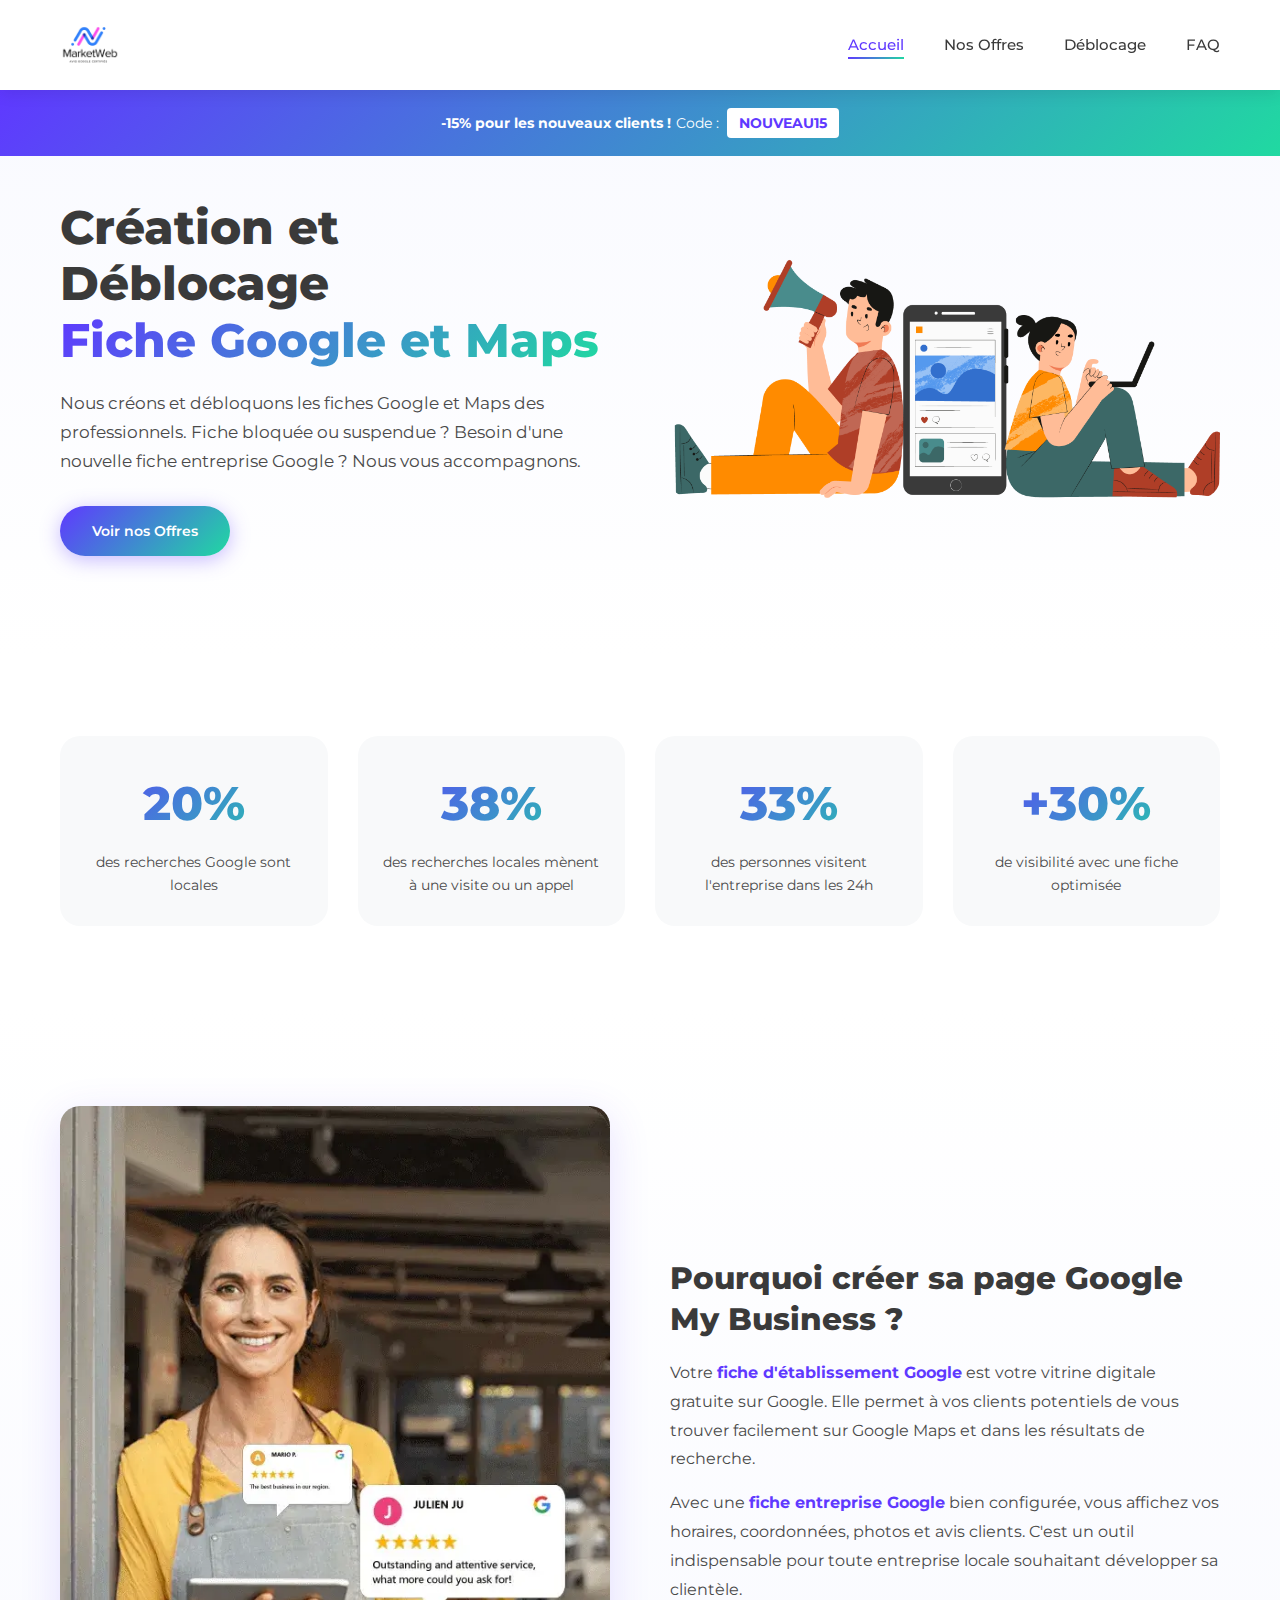
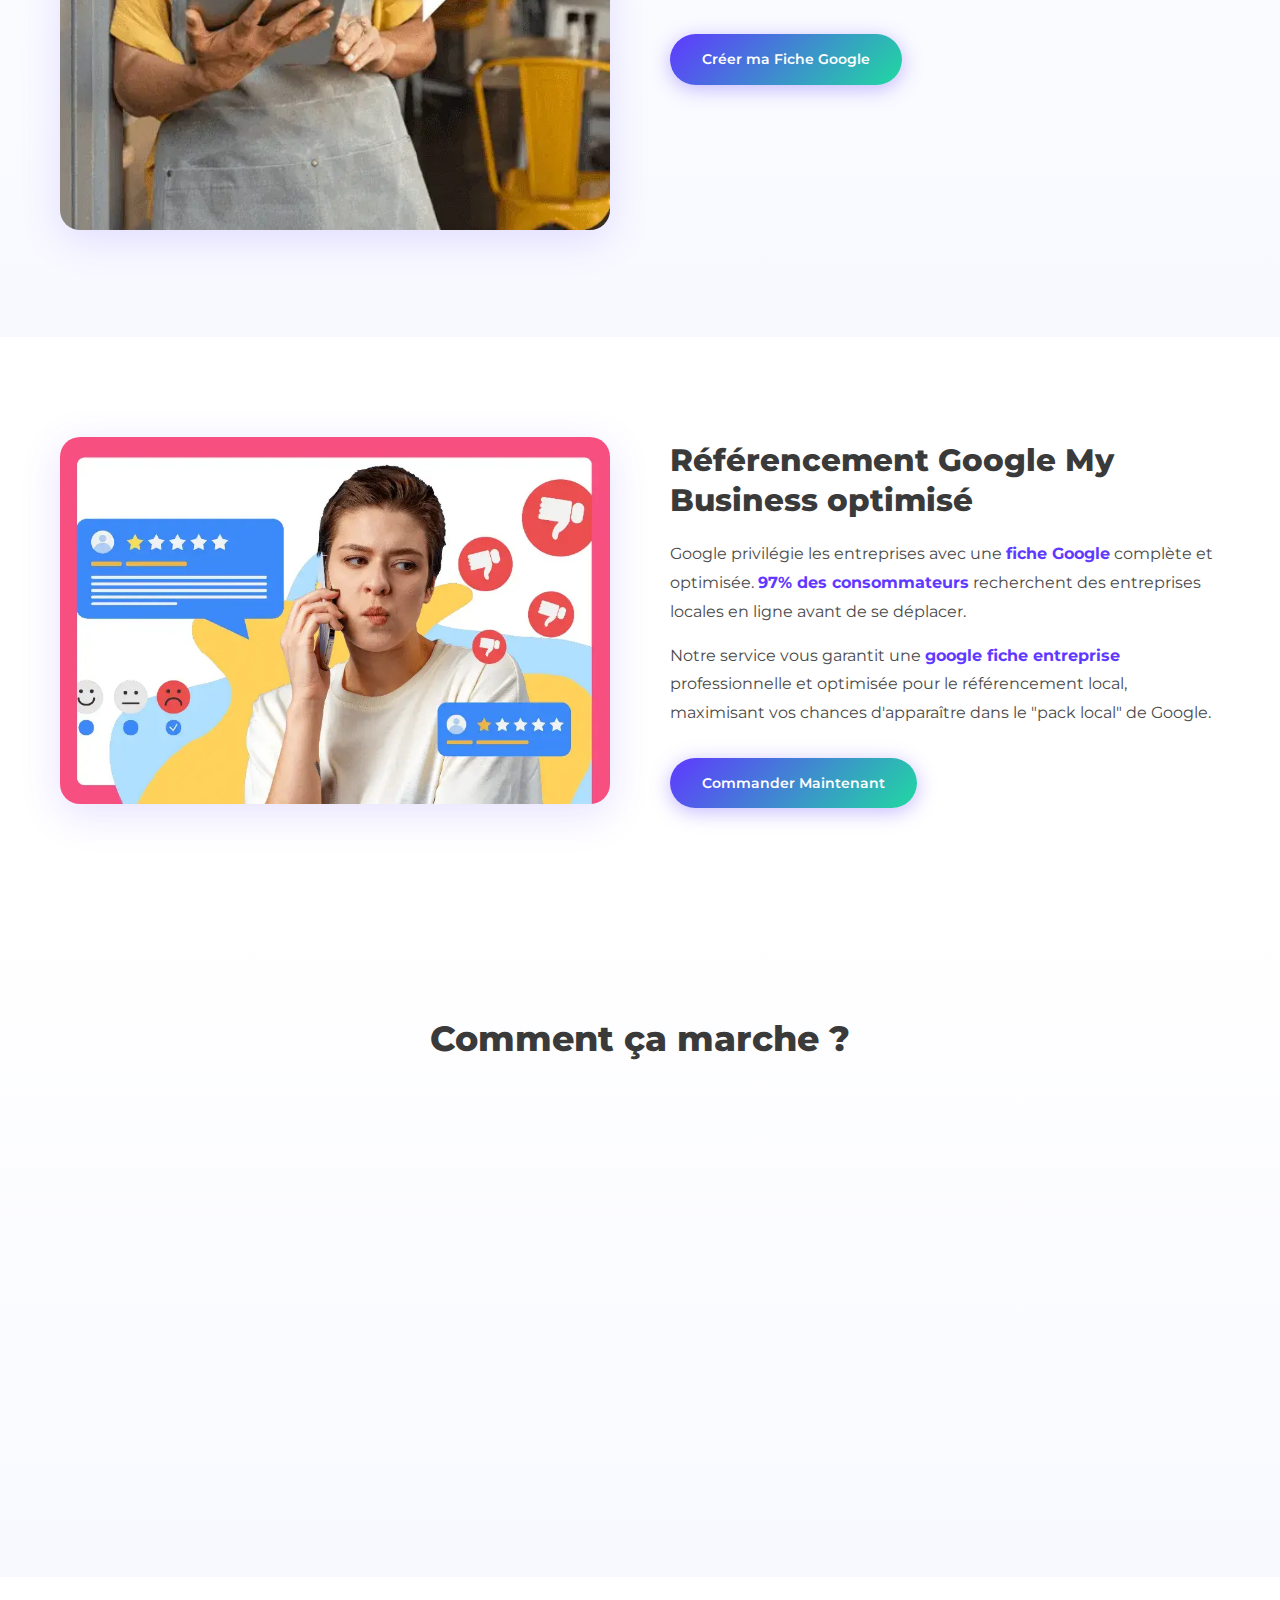
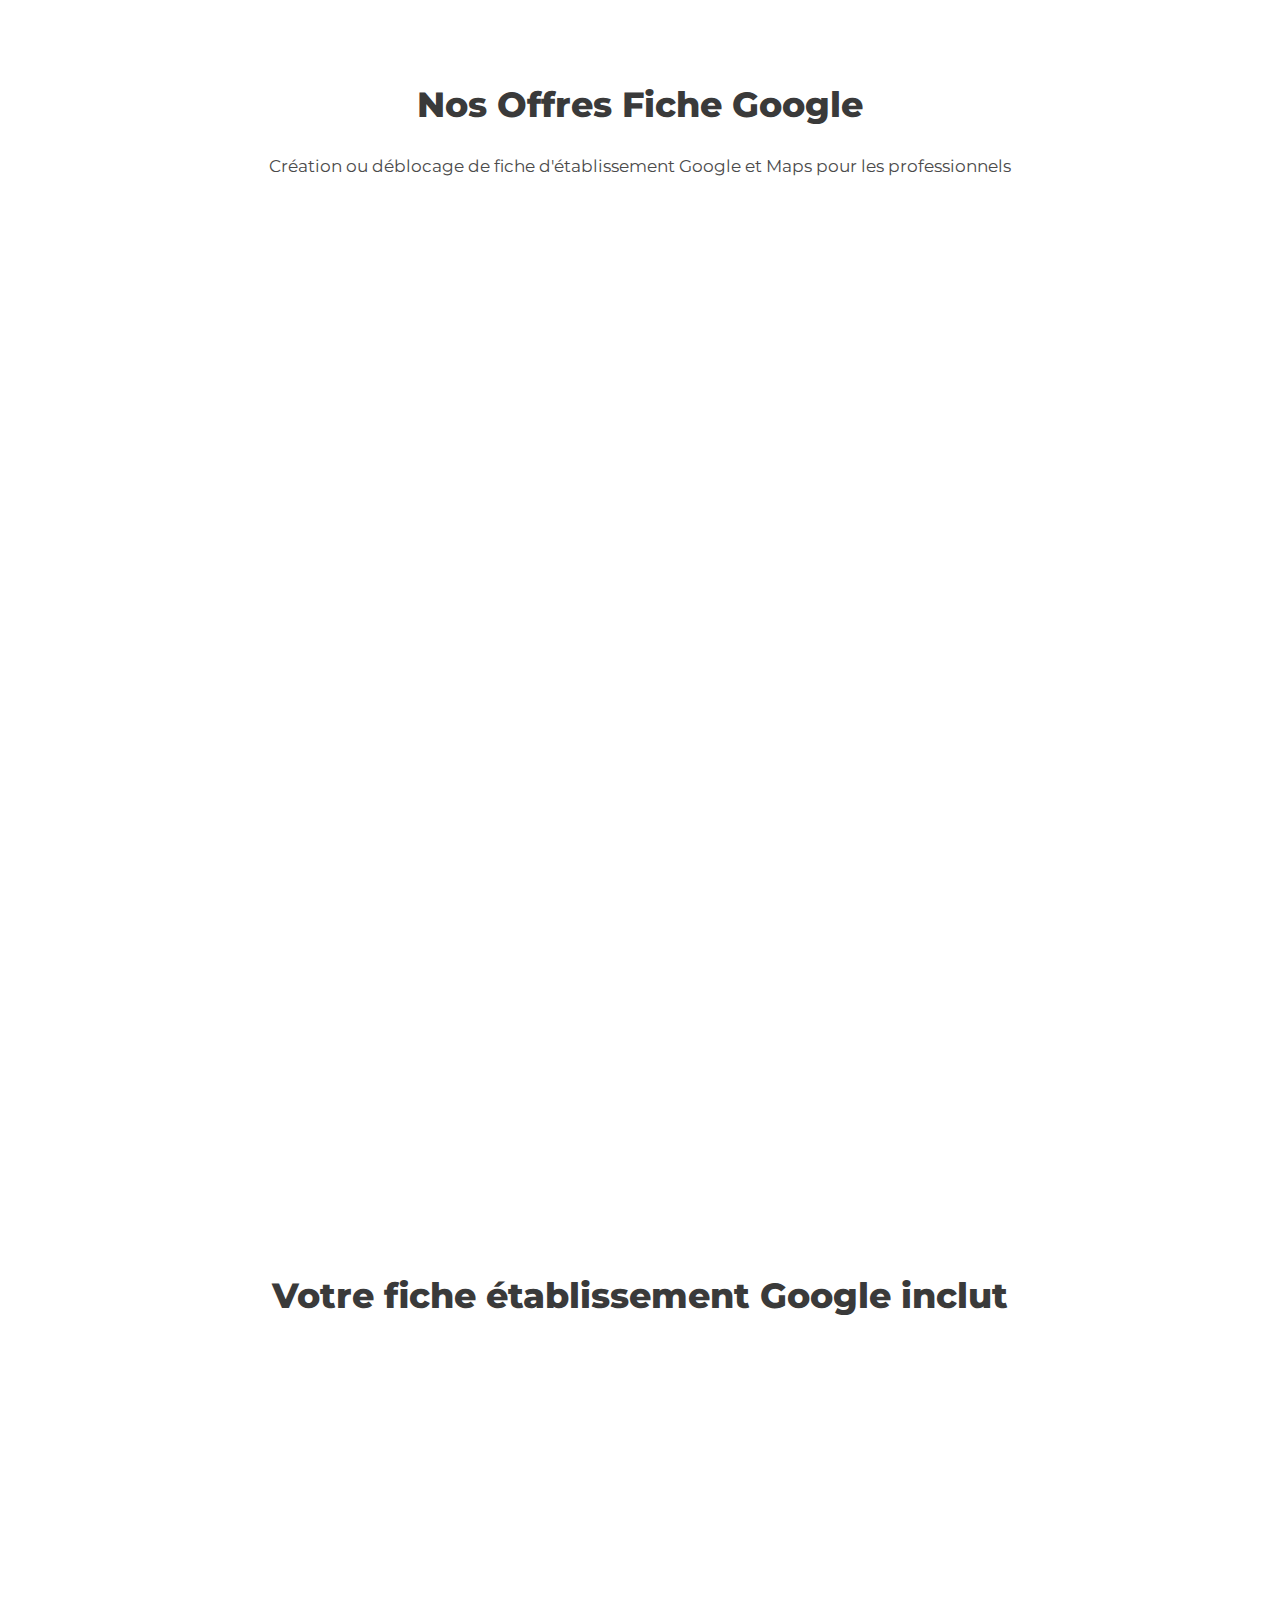
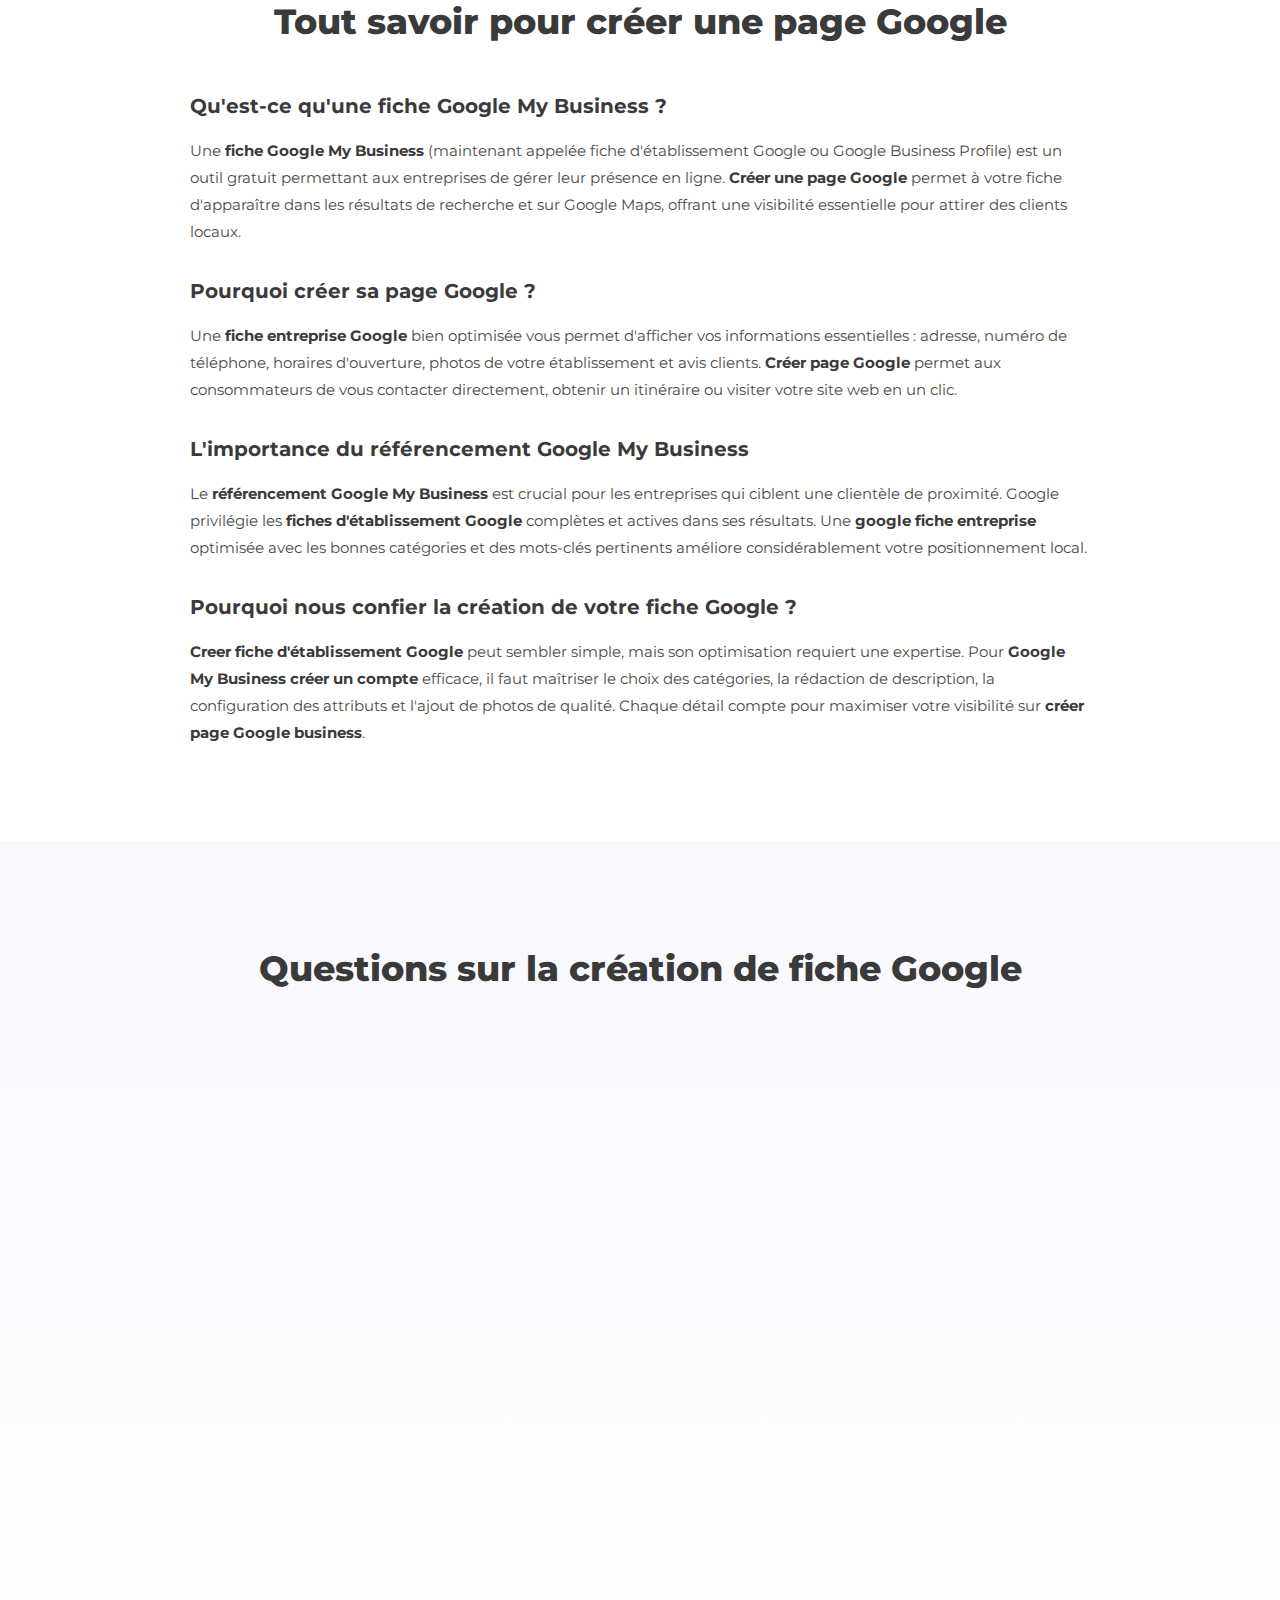
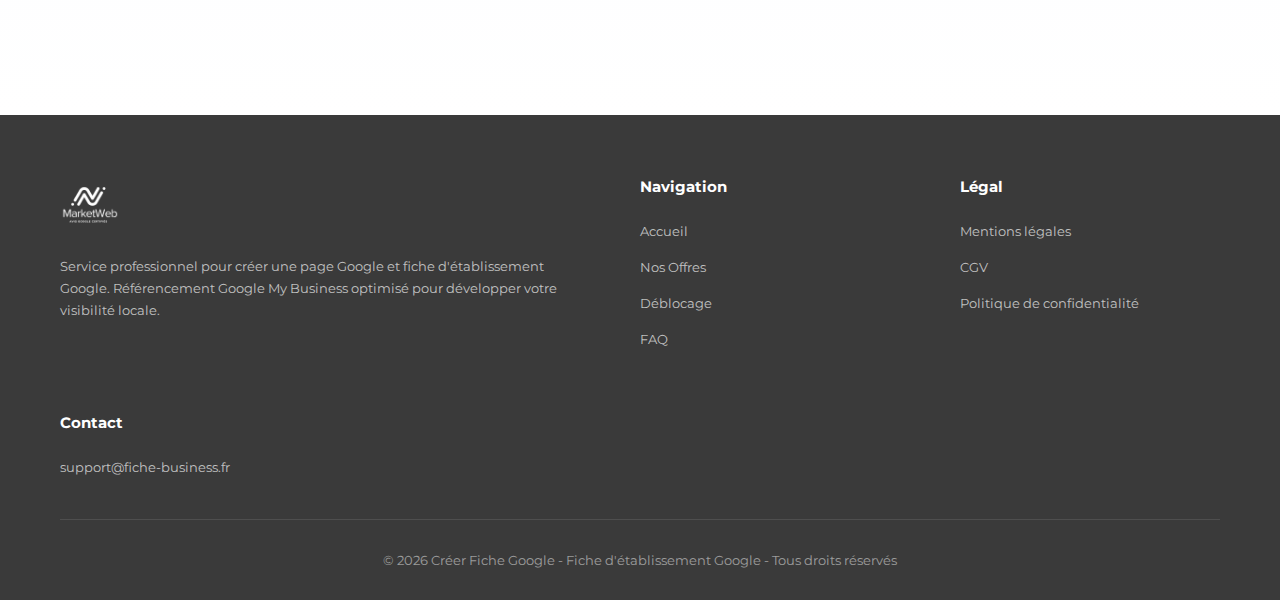
<file: index.html>
<!DOCTYPE html>
<html lang="fr">
<head>
    <meta charset="UTF-8">
    <meta name="viewport" content="width=device-width, initial-scale=1.0">
    <meta name="robots" content="index, follow">
    <title>Création et Déblocage Fiche Google | Fiche d'Établissement Google Maps</title>
    <meta name="description" content="Création fiche Google 159€ et déblocage fiche Google bloquée 129€. Service professionnel pour créer ou débloquer votre fiche d'établissement Google Maps. Contact téléphone et WhatsApp.">
    <meta name="keywords" content="fiche google, créer une page google, fiche d'établissement google, fiche entreprise google, créer page google, google fiche entreprise, fiche établissement google, fiche google my business, creer fiche google, google my business créer un compte, créer sa page google, référencement google my business, débloquer fiche google, fiche google bloquée, fiche google suspendue, validation fiche google">
    <link rel="canonical" href="https://fiche-business.fr/"/>
    <link rel="preconnect" href="https://fonts.googleapis.com">
    <link rel="preconnect" href="https://fonts.gstatic.com" crossorigin>
    <link href="https://fonts.googleapis.com/css2?family=Montserrat:wght@400;500;600;700;800&display=swap" rel="stylesheet">
    <link rel="stylesheet" href="styles.css">
    <link rel="icon" type="image/x-icon" href="/favicon.ico">
    <link rel="shortcut icon" href="/favicon.ico">
    <link rel="apple-touch-icon" type="image/png" sizes="96x96" href="./logo/apple-icon-96x96.png">
    <link rel="icon" type="image/png" sizes="32x32" href="./logo/android-icon-32x32.png">
    <link rel="icon" type="image/png" sizes="96x96" href="./logo/android-icon-96x96.png">
    <meta name="msapplication-TileColor" content="#ffffff">
    <meta name="msapplication-TileImage" content="./logo/ms-icon-32x32.png">
    <meta name="msapplication-TileImage" content="./logo/ms-icon-96x96.png">

    <meta property="og:type" content="website">
    <meta property="og:url" content="https://fiche-business.fr/">
    <meta property="og:title" content="Créer Fiche Google My Business | Fiche d'Établissement Google 159€">
    <meta property="og:description" content="Créer une page Google pour votre entreprise à 159€. Fiche d'établissement Google optimisée, référencement Google My Business garanti.">
    <meta property="og:image" content="https://fiche-business.fr/image-hero.png">
    <meta property="og:locale" content="fr_FR">
    <meta property="og:site_name" content="Créer Fiche Google">

    <script type="application/ld+json">
    {
        "@context": "https://schema.org",
        "@type": "Organization",
        "name": "Créer Fiche Google",
        "url": "https://fiche-business.fr",
        "logo": "https://fiche-business.fr/logo.png",
        "description": "Service professionnel pour créer une page Google, fiche d'établissement Google et fiche entreprise Google optimisée.",
        "email": "support@fiche-business.fr",
        "contactPoint": {
            "@type": "ContactPoint",
            "email": "support@fiche-business.fr",
            "contactType": "customer service",
            "availableLanguage": "French"
        },
        "sameAs": []
    }
    </script>
    <script type="application/ld+json">
    {
        "@context": "https://schema.org",
        "@type": "Service",
        "name": "Création Fiche Entreprise Google",
        "serviceType": "Fiche d'établissement Google",
        "alternateName": ["Fiche Entreprise Google", "Fiche Google My Business", "Google Business Profile"],
        "provider": {
            "@type": "Organization",
            "name": "Créer Fiche Google"
        },
        "areaServed": {
            "@type": "Country",
            "name": "France"
        },
        "description": "Service professionnel de création de fiche entreprise Google et fiche d'établissement Google. Optimisation et référencement Google My Business inclus.",
        "offers": {
            "@type": "Offer",
            "price": "159",
            "priceCurrency": "EUR",
            "description": "Création complète de votre fiche d'établissement Google avec référencement optimisé"
        }
    }
    </script>
    <script type="application/ld+json">
    {
        "@context": "https://schema.org",
        "@type": "Service",
        "name": "Déblocage Fiche Entreprise Google",
        "serviceType": "Validation Fiche d'établissement Google",
        "alternateName": ["Déblocage Fiche Google", "Validation Fiche Google Maps"],
        "provider": {
            "@type": "Organization",
            "name": "Créer Fiche Google"
        },
        "areaServed": {
            "@type": "Country",
            "name": "France"
        },
        "description": "Service professionnel de déblocage et validation de fiche entreprise Google bloquée ou suspendue. Récupération de fiche d'établissement Google.",
        "offers": {
            "@type": "Offer",
            "price": "129",
            "priceCurrency": "EUR",
            "description": "Déblocage et validation de fiche d'établissement Google suspendue"
        }
    }
    </script>
    <script type="application/ld+json">
    {
        "@context": "https://schema.org",
        "@type": "FAQPage",
        "mainEntity": [
            {
                "@type": "Question",
                "name": "Pourquoi créer une page Google pour mon entreprise ?",
                "acceptedAnswer": {
                    "@type": "Answer",
                    "text": "Créer une fiche Google permet à votre entreprise d'apparaître sur Google Maps et dans les résultats de recherche locaux. Une fiche d'établissement Google est essentielle pour attirer des clients de proximité."
                }
            },
            {
                "@type": "Question",
                "name": "Que comprend le service de création de fiche Google à 159€ ?",
                "acceptedAnswer": {
                    "@type": "Answer",
                    "text": "Notre service inclut la création complète de votre fiche entreprise Google, l'optimisation pour le référencement Google My Business, l'ajout de photos et la configuration complète. Contact par téléphone et WhatsApp."
                }
            },
            {
                "@type": "Question",
                "name": "Combien coûte le déblocage d'une fiche Google ?",
                "acceptedAnswer": {
                    "@type": "Answer",
                    "text": "Le déblocage d'une fiche Google bloquée ou suspendue coûte 129€. Ce tarif inclut l'analyse du problème, la procédure de déblocage et le suivi jusqu'à la remise en ligne."
                }
            },
            {
                "@type": "Question",
                "name": "Comment créer sa page Google rapidement ?",
                "acceptedAnswer": {
                    "@type": "Answer",
                    "text": "Nous créons votre fiche d'établissement Google sous 24 à 48h. La vérification par Google peut prendre quelques jours supplémentaires selon la méthode choisie."
                }
            },
            {
                "@type": "Question",
                "name": "Le référencement Google My Business est-il inclus ?",
                "acceptedAnswer": {
                    "@type": "Answer",
                    "text": "Oui, nous optimisons chaque fiche Google pour maximiser votre visibilité : mots-clés pertinents, catégories adaptées et description optimisée pour le référencement local."
                }
            }
        ]
    }
    </script>
</head>
<body>
    <header class="header">
        <div class="container">
            <a href="/" class="logo">
                <img src="logo.png" alt="Créer Fiche Google My Business" title="Fiche d'Établissement Google" class="logo-img">
            </a>
            <nav class="nav">
                <ul class="nav-list">
                    <li><a href="/" class="nav-link active">Accueil</a></li>
                    <li><a href="#offre" class="nav-link">Nos Offres</a></li>
                    <li><a href="deblocage-fiche-google.html" class="nav-link">Déblocage</a></li>
                    <li><a href="#faq" class="nav-link">FAQ</a></li>
                </ul>
            </nav>
            <button class="menu-toggle" aria-label="Menu">
                <span></span>
                <span></span>
                <span></span>
            </button>
        </div>
    </header>

    <div class="promo-bar">
        <div class="container">
            <p><strong>-15% pour les nouveaux clients !</strong> Code : <span class="promo-code">NOUVEAU15</span></p>
        </div>
    </div>

    <section id="accueil" class="hero">
        <div class="container">
            <div class="hero-content">
                <h1>Création et Déblocage<br><span class="highlight">Fiche Google et Maps</span></h1>
                <p class="hero-subtitle">Nous créons et débloquons les fiches Google et Maps des professionnels. Fiche bloquée ou suspendue ? Besoin d'une nouvelle fiche entreprise Google ? Nous vous accompagnons.</p>
                <a href="#offre" class="btn btn-primary" title="Créer page Google Business">Voir nos Offres</a>
            </div>
            <div class="hero-image">
                <img src="image-hero.png" alt="Créer et débloquer fiche Google" title="Fiche d'établissement Google" class="hero-img" loading="eager">
            </div>
        </div>
    </section>

    <section class="stats">
        <div class="container">
            <div class="stat-card">
                <div class="stat-number">46%</div>
                <p>des recherches Google sont locales</p>
            </div>
            <div class="stat-card">
                <div class="stat-number">88%</div>
                <p>des recherches locales mènent à une visite ou un appel</p>
            </div>
            <div class="stat-card">
                <div class="stat-number">76%</div>
                <p>des personnes visitent l'entreprise dans les 24h</p>
            </div>
            <div class="stat-card">
                <div class="stat-number">+70%</div>
                <p>de visibilité avec une fiche optimisée</p>
            </div>
        </div>
    </section>

    <section class="credibility">
        <div class="container">
            <div class="credibility-image">
                <img src="img-left-1-1.webp" alt="Fiche Google My Business créer" title="Créer page Google entreprise" class="credibility-img" loading="lazy">
            </div>
            <div class="credibility-content">
                <h2>Pourquoi créer sa page Google My Business ?</h2>
                <p>Votre <strong>fiche d'établissement Google</strong> est votre vitrine digitale gratuite sur Google. Elle permet à vos clients potentiels de vous trouver facilement sur Google Maps et dans les résultats de recherche.</p>
                <p>Avec une <strong>fiche entreprise Google</strong> bien configurée, vous affichez vos horaires, coordonnées, photos et avis clients. C'est un outil indispensable pour toute entreprise locale souhaitant développer sa clientèle.</p>
                <a href="#offre" class="btn btn-primary">Créer ma Fiche Google</a>
            </div>
        </div>
    </section>

    <section class="credibility credibility-reverse">
        <div class="container">
            <div class="credibility-content">
                <h2>Référencement Google My Business optimisé</h2>
                <p>Google privilégie les entreprises avec une <strong>fiche Google</strong> complète et optimisée. <strong>97% des consommateurs</strong> recherchent des entreprises locales en ligne avant de se déplacer.</p>
                <p>Notre service vous garantit une <strong>google fiche entreprise</strong> professionnelle et optimisée pour le référencement local, maximisant vos chances d'apparaître dans le "pack local" de Google.</p>
                <a href="#offre" class="btn btn-primary" title="Creer fiche d'établissement Google">Commander Maintenant</a>
            </div>
            <div class="credibility-image">
                <img src="style2.webp" alt="Google fiche entreprise" title="Référencement Google My Business" class="credibility-img" loading="lazy">
            </div>
        </div>
    </section>

    <section class="how-it-works">
        <div class="container">
            <h2 class="section-title">Comment ça marche ?</h2>
            <div class="steps">
                <div class="step">
                    <div class="step-icon">
                        <span>1</span>
                    </div>
                    <h3>Paiement en ligne</h3>
                    <p>Choisissez votre offre (création ou déblocage) et effectuez le paiement sécurisé en ligne. Votre commande est immédiatement prise en charge.</p>
                </div>
                <div class="step">
                    <div class="step-icon">
                        <span>2</span>
                    </div>
                    <h3>Contact téléphone et WhatsApp</h3>
                    <p>Nous vous contactons par téléphone et WhatsApp pour récupérer toutes les informations nécessaires : coordonnées, photos, horaires ou détails du blocage.</p>
                </div>
                <div class="step">
                    <div class="step-icon">
                        <span>3</span>
                    </div>
                    <h3>Création ou déblocage de votre fiche</h3>
                    <p>Notre équipe crée ou débloque votre fiche Google. Vous apparaissez sur Google Maps et dans les recherches locales.</p>
                </div>
            </div>
        </div>
    </section>

    <section id="offre" class="pricing">
        <div class="container">
            <h2 class="section-title">Nos Offres Fiche Google</h2>
            <p class="section-subtitle">Création ou déblocage de fiche d'établissement Google et Maps pour les professionnels</p>
            <div class="pricing-cards">
                <div class="pricing-card">
                    <div class="pricing-header">
                        <h3>Déblocage Fiche Google</h3>
                        <div class="pricing-bonus">Validation fiche bloquée</div>
                    </div>
                    <div class="pricing-price">
                        <span class="price">129€</span>
                    </div>
                    <ul class="pricing-features">
                        <li><span class="check">✓</span> Déblocage fiche suspendue</li>
                        <li><span class="check">✓</span> Validation fiche Google</li>
                        <li><span class="check">✓</span> Récupération accès</li>
                        <li><span class="check">✓</span> Correction des erreurs</li>
                        <li><span class="check">✓</span> Contact téléphone + WhatsApp</li>
                        <li><span class="check">✓</span> Paiement en ligne sécurisé</li>
                        <li><span class="check">✓</span> Support client inclus</li>
                    </ul>
                    <a href="https://buy.stripe.com/3cIbJ00Tpe1O89kdwbabK0f" class="btn btn-outline" title="Débloquer fiche Google" target="_blank">Commander - 129€</a>
                </div>

                <div class="pricing-card featured">
                    <div class="pricing-badge">Populaire</div>
                    <div class="pricing-header">
                        <h3>Création Fiche Google</h3>
                        <div class="pricing-bonus">Google My Business créer un compte</div>
                    </div>
                    <div class="pricing-price">
                        <span class="price">159€</span>
                    </div>
                    <ul class="pricing-features">
                        <li><span class="check">✓</span> Création fiche d'établissement Google</li>
                        <li><span class="check">✓</span> Référencement Google My Business</li>
                        <li><span class="check">✓</span> Ajout de vos photos</li>
                        <li><span class="check">✓</span> Configuration des horaires</li>
                        <li><span class="check">✓</span> Catégories et services</li>
                        <li><span class="check">✓</span> Description optimisée SEO</li>
                        <li><span class="check">✓</span> Contact téléphone + WhatsApp</li>
                        <li><span class="check">✓</span> Paiement en ligne sécurisé</li>
                        <li><span class="check">✓</span> Support client inclus</li>
                    </ul>
                    <a href="https://buy.stripe.com/cNieVc6dJf5SgFQ9fVabK0g" class="btn btn-primary" title="Créer fiche établissement Google" target="_blank">Commander - 159€</a>
                </div>
            </div>
        </div>
    </section>

    <section class="testimonials">
        <div class="container">
            <h2 class="section-title">Votre fiche établissement Google inclut</h2>
            <div class="testimonials-grid">
                <div class="testimonial-card">
                    <img src="1.webp" alt="Fiche Google exemple" title="Créer une page Google" class="testimonial-img" loading="lazy">
                </div>
                <div class="testimonial-card">
                    <img src="2.webp" alt="Fiche d'établissement Google" title="Fiche entreprise Google" class="testimonial-img" loading="lazy">
                </div>
                <div class="testimonial-card">
                    <img src="3.webp" alt="Creer fiche Google" title="Google fiche entreprise" class="testimonial-img" loading="lazy">
                </div>
                <div class="testimonial-card">
                    <img src="4.webp" alt="Créer page Google business" title="Fiche Google My Business" class="testimonial-img" loading="lazy">
                </div>
                <div class="testimonial-card">
                    <img src="5.webp" alt="Référencement Google My Business" title="Créer sa page Google" class="testimonial-img" loading="lazy">
                </div>
            </div>
        </div>
    </section>

    <section class="seo-content">
        <div class="container">
            <h2 class="section-title">Tout savoir pour créer une page Google</h2>
            <div class="seo-text">
                <h3>Qu'est-ce qu'une fiche Google My Business ?</h3>
                <p>Une <strong>fiche Google My Business</strong> (maintenant appelée fiche d'établissement Google ou Google Business Profile) est un outil gratuit permettant aux entreprises de gérer leur présence en ligne. <strong>Créer une page Google</strong> permet à votre fiche d'apparaître dans les résultats de recherche et sur Google Maps, offrant une visibilité essentielle pour attirer des clients locaux.</p>

                <h3>Pourquoi créer sa page Google ?</h3>
                <p>Une <strong>fiche entreprise Google</strong> bien optimisée vous permet d'afficher vos informations essentielles : adresse, numéro de téléphone, horaires d'ouverture, photos de votre établissement et avis clients. <strong>Créer page Google</strong> permet aux consommateurs de vous contacter directement, obtenir un itinéraire ou visiter votre site web en un clic.</p>

                <h3>L'importance du référencement Google My Business</h3>
                <p>Le <strong>référencement Google My Business</strong> est crucial pour les entreprises qui ciblent une clientèle de proximité. Google privilégie les <strong>fiches d'établissement Google</strong> complètes et actives dans ses résultats. Une <strong>google fiche entreprise</strong> optimisée avec les bonnes catégories et des mots-clés pertinents améliore considérablement votre positionnement local.</p>

                <h3>Pourquoi nous confier la création de votre fiche Google ?</h3>
                <p><strong>Creer fiche d'établissement Google</strong> peut sembler simple, mais son optimisation requiert une expertise. Pour <strong>Google My Business créer un compte</strong> efficace, il faut maîtriser le choix des catégories, la rédaction de description, la configuration des attributs et l'ajout de photos de qualité. Chaque détail compte pour maximiser votre visibilité sur <strong>créer page Google business</strong>.</p>
            </div>
        </div>
    </section>

    <section id="faq" class="faq">
        <div class="container">
            <h2 class="section-title">Questions sur la création de fiche Google</h2>
            <div class="faq-list">
                <div class="faq-item">
                    <button class="faq-question">
                        <span>Pourquoi créer une page Google pour mon entreprise ?</span>
                        <span class="faq-icon">+</span>
                    </button>
                    <div class="faq-answer">
                        <p>Créer une fiche d'établissement Google permet à votre entreprise d'apparaître sur Google Maps et dans les résultats de recherche locaux. Une fiche Google est essentielle pour attirer des clients de proximité et renforcer votre crédibilité en ligne.</p>
                    </div>
                </div>
                <div class="faq-item">
                    <button class="faq-question">
                        <span>Que comprend le service de création fiche Google à 159€ ?</span>
                        <span class="faq-icon">+</span>
                    </button>
                    <div class="faq-answer">
                        <p>Notre service inclut la création complète de votre fiche entreprise Google, le référencement Google My Business optimisé, l'ajout de vos photos, la configuration des horaires, catégories et services. Nous vous contactons par téléphone et WhatsApp pour récupérer vos informations.</p>
                    </div>
                </div>
                <div class="faq-item">
                    <button class="faq-question">
                        <span>Ma fiche Google est bloquée, que faire ?</span>
                        <span class="faq-icon">+</span>
                    </button>
                    <div class="faq-answer">
                        <p>Si votre fiche Google est bloquée ou suspendue, nous proposons un service de déblocage à 129€. Nous analysons la cause du blocage et mettons en oeuvre la procédure de déblocage adaptée. <a href="deblocage-fiche-google.html" style="color: #5f39ff;">En savoir plus sur le déblocage</a>.</p>
                    </div>
                </div>
                <div class="faq-item">
                    <button class="faq-question">
                        <span>Comment créer sa page Google rapidement ?</span>
                        <span class="faq-icon">+</span>
                    </button>
                    <div class="faq-answer">
                        <p>Nous nous occupons de creer fiche Google pour vous sous 24 à 48h après réception de vos informations. La vérification par Google peut prendre quelques jours supplémentaires selon la méthode choisie (téléphone, email ou courrier).</p>
                    </div>
                </div>
                <div class="faq-item">
                    <button class="faq-question">
                        <span>Le référencement Google My Business est-il inclus ?</span>
                        <span class="faq-icon">+</span>
                    </button>
                    <div class="faq-answer">
                        <p>Oui, nous optimisons chaque fiche établissement Google pour maximiser votre visibilité dans les recherches locales : mots-clés pertinents, catégories adaptées, description optimisée et attributs complets pour un référencement Google My Business optimal.</p>
                    </div>
                </div>
                <div class="faq-item">
                    <button class="faq-question">
                        <span>Comment Google My Business créer un compte ?</span>
                        <span class="faq-icon">+</span>
                    </button>
                    <div class="faq-answer">
                        <p>Pour créer page Google business, nous avons besoin du nom de votre entreprise, adresse complète, numéro de téléphone, horaires d'ouverture, description de votre activité et des photos de qualité. Nous nous chargeons ensuite de creer fiche d'établissement Google pour vous.</p>
                    </div>
                </div>
            </div>
        </div>
    </section>

    <footer class="footer">
        <div class="container">
            <div class="footer-content">
                <div class="footer-brand">
                    <a href="/" class="logo">
                        <img src="logo.png" alt="Créer fiche Google" title="Fiche d'établissement Google" class="logo-img">
                    </a>
                    <p>Service professionnel pour créer une page Google et fiche d'établissement Google. Référencement Google My Business optimisé pour développer votre visibilité locale.</p>
                </div>
                <div class="footer-links">
                    <h4>Navigation</h4>
                    <ul>
                        <li><a href="#accueil">Accueil</a></li>
                        <li><a href="#offre">Nos Offres</a></li>
                        <li><a href="deblocage-fiche-google.html">Déblocage</a></li>
                        <li><a href="#faq">FAQ</a></li>
                    </ul>
                </div>
                <div class="footer-links">
                    <h4>Légal</h4>
                    <ul>
                        <li><a href="#">Mentions légales</a></li>
                        <li><a href="#">CGV</a></li>
                        <li><a href="#">Politique de confidentialité</a></li>
                    </ul>
                </div>
                <div class="footer-links">
                    <h4>Contact</h4>
                    <ul>
                        <li><a href="mailto:support@fiche-business.fr">support@fiche-business.fr</a></li>
                    </ul>
                </div>
            </div>
            <div class="footer-bottom">
                <p>&copy; 2026 Créer Fiche Google - Fiche d'établissement Google - Tous droits réservés</p>
            </div>
        </div>
    </footer>

    <script>
        document.addEventListener('DOMContentLoaded', function() {

            const menuToggle = document.querySelector('.menu-toggle');
            const nav = document.querySelector('.nav');

            if (menuToggle && nav) {
                menuToggle.addEventListener('click', function() {
                    nav.classList.toggle('active');
                    menuToggle.classList.toggle('active');
                });

                const navLinks = document.querySelectorAll('.nav-link');
                navLinks.forEach(link => {
                    link.addEventListener('click', function() {
                        nav.classList.remove('active');
                        menuToggle.classList.remove('active');
                    });
                });
            }

            const anchorLinks = document.querySelectorAll('a[href^="#"]');

            anchorLinks.forEach(link => {
                link.addEventListener('click', function(e) {
                    e.preventDefault();
                    const targetId = this.getAttribute('href');
                    const targetElement = document.querySelector(targetId);

                    if (targetElement) {
                        const headerHeight = document.querySelector('.header').offsetHeight;
                        const targetPosition = targetElement.offsetTop - headerHeight;

                        window.scrollTo({
                            top: targetPosition,
                            behavior: 'smooth'
                        });
                    }
                });
            });

            const faqItems = document.querySelectorAll('.faq-item');

            faqItems.forEach(item => {
                const question = item.querySelector('.faq-question');

                question.addEventListener('click', function() {
                    faqItems.forEach(otherItem => {
                        if (otherItem !== item && otherItem.classList.contains('active')) {
                            otherItem.classList.remove('active');
                        }
                    });

                    item.classList.toggle('active');
                });
            });

            const sections = document.querySelectorAll('section[id]');
            const navLinksAll = document.querySelectorAll('.nav-link');

            function updateActiveNav() {
                const scrollPosition = window.scrollY + 100;

                sections.forEach(section => {
                    const sectionTop = section.offsetTop;
                    const sectionHeight = section.offsetHeight;
                    const sectionId = section.getAttribute('id');

                    if (scrollPosition >= sectionTop && scrollPosition < sectionTop + sectionHeight) {
                        navLinksAll.forEach(link => {
                            link.classList.remove('active');
                            if (link.getAttribute('href') === '#' + sectionId) {
                                link.classList.add('active');
                            }
                        });
                    }
                });
            }

            window.addEventListener('scroll', updateActiveNav);

            const header = document.querySelector('.header');

            function updateHeader() {
                if (window.scrollY > 50) {
                    header.style.boxShadow = '0 4px 20px rgba(0, 0, 0, 0.1)';
                } else {
                    header.style.boxShadow = '0 4px 15px rgba(0, 0, 0, 0.08)';
                }
            }

            window.addEventListener('scroll', updateHeader);

            const animateElements = document.querySelectorAll('.stat-card, .step, .pricing-card, .testimonial-card, .faq-item');

            const observerOptions = {
                threshold: 0.1,
                rootMargin: '0px 0px -50px 0px'
            };

            const observer = new IntersectionObserver(function(entries) {
                entries.forEach(entry => {
                    if (entry.isIntersecting) {
                        entry.target.style.opacity = '1';
                        entry.target.style.transform = 'translateY(0)';
                    }
                });
            }, observerOptions);

            animateElements.forEach(element => {
                element.style.opacity = '0';
                element.style.transform = 'translateY(30px)';
                element.style.transition = 'opacity 0.6s ease, transform 0.6s ease';
                observer.observe(element);
            });

            const statNumbers = document.querySelectorAll('.stat-number');
            let animated = false;

            function animateCounters() {
                if (animated) return;

                statNumbers.forEach(stat => {
                    const text = stat.textContent;
                    const target = parseInt(text);
                    const hasPlus = text.includes('+');
                    let current = 0;
                    const increment = target / 50;
                    const duration = 2000;
                    const stepTime = duration / 50;

                    const counter = setInterval(() => {
                        current += increment;
                        if (current >= target) {
                            stat.textContent = (hasPlus ? '+' : '') + target + '%';
                            clearInterval(counter);
                        } else {
                            stat.textContent = (hasPlus ? '+' : '') + Math.floor(current) + '%';
                        }
                    }, stepTime);
                });

                animated = true;
            }

            const statsSection = document.querySelector('.stats');
            if (statsSection) {
                const statsObserver = new IntersectionObserver((entries) => {
                    entries.forEach(entry => {
                        if (entry.isIntersecting) {
                            animateCounters();
                        }
                    });
                }, { threshold: 0.5 });

                statsObserver.observe(statsSection);
            }

        });
    </script>
</body>
</html>
</file>
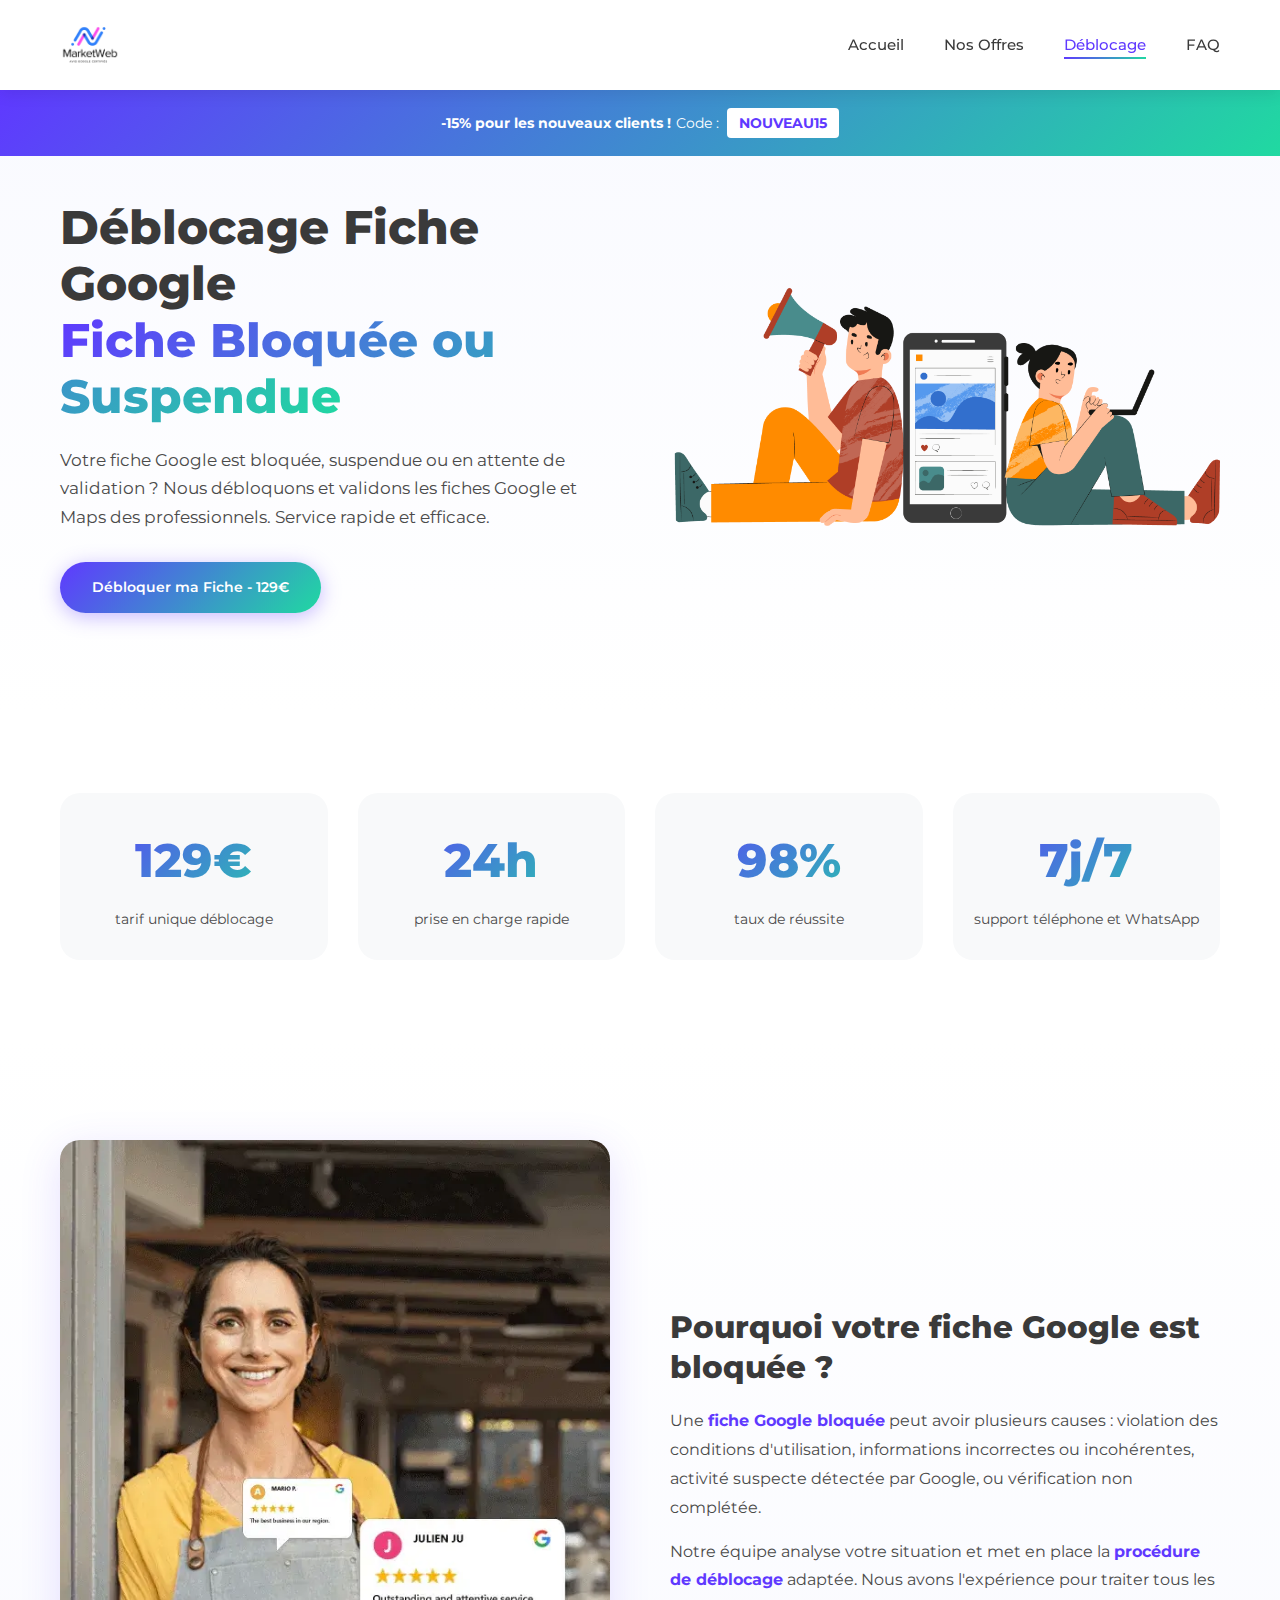
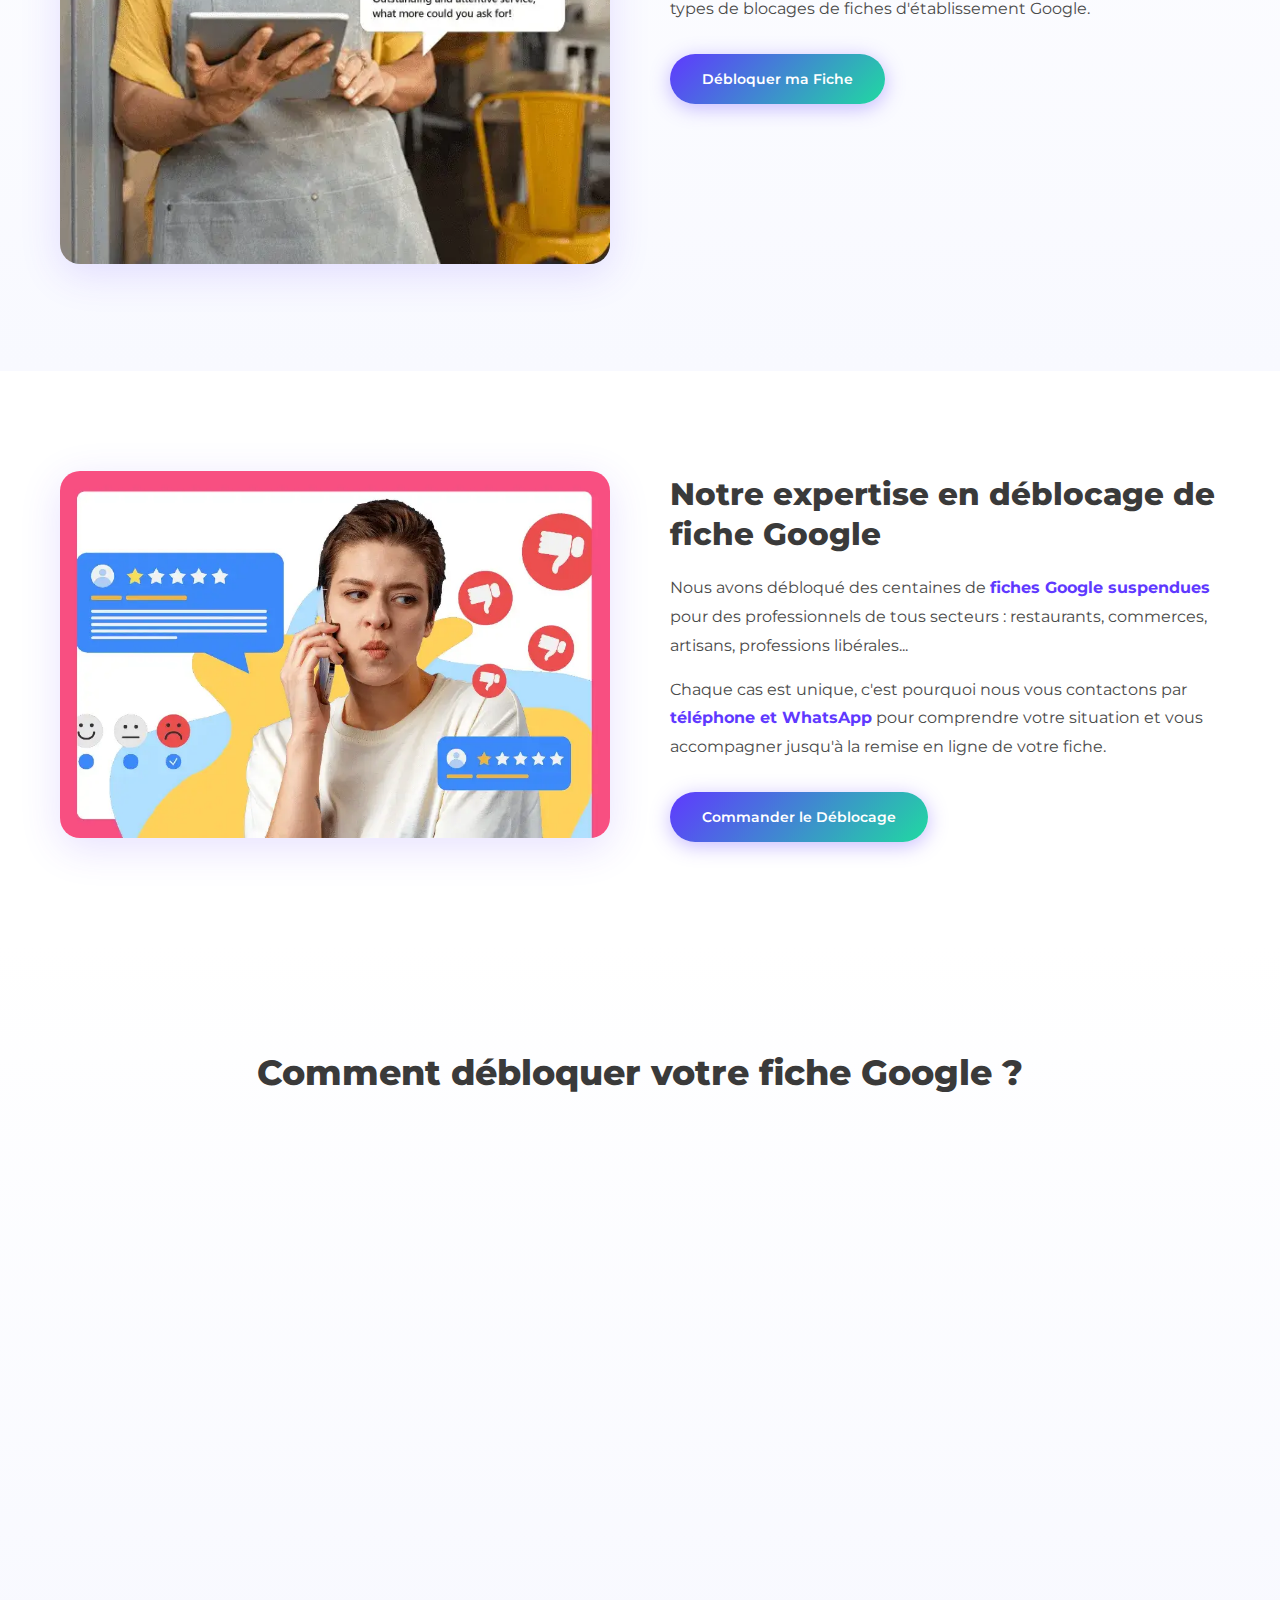
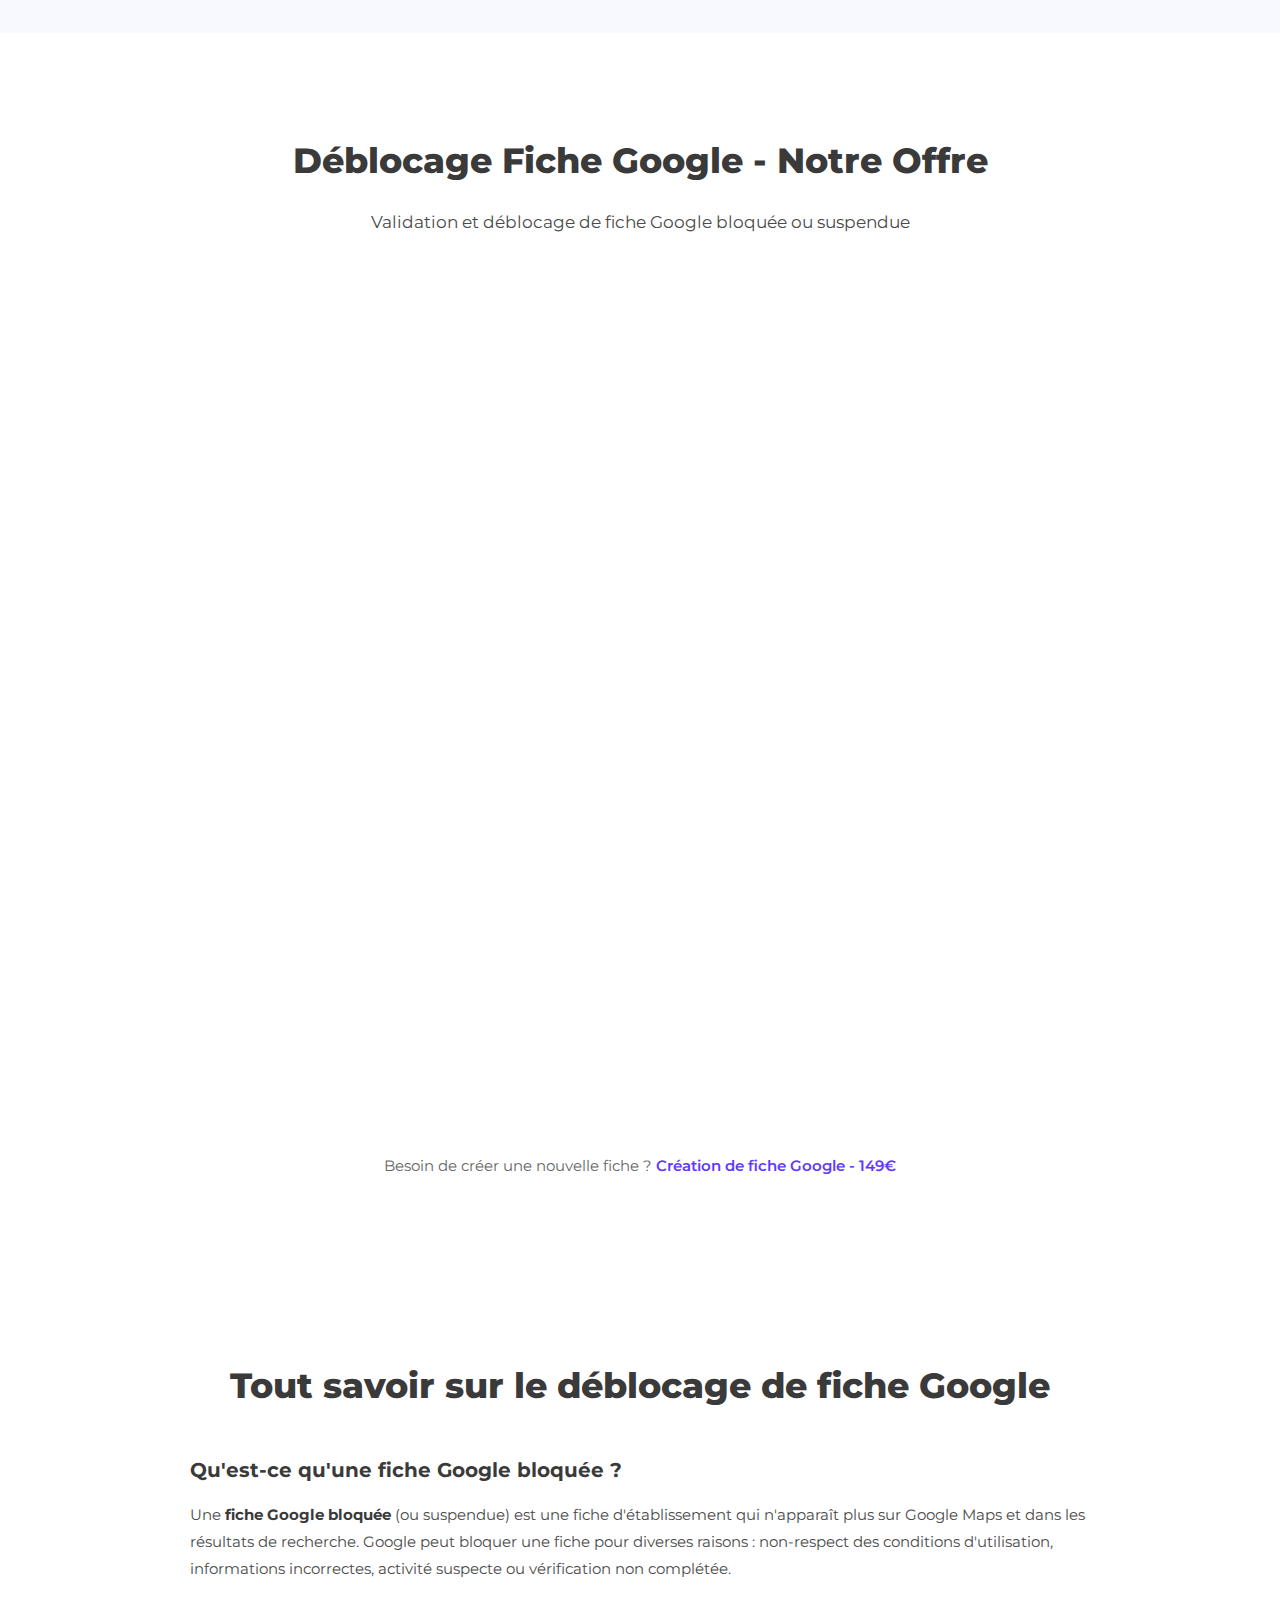
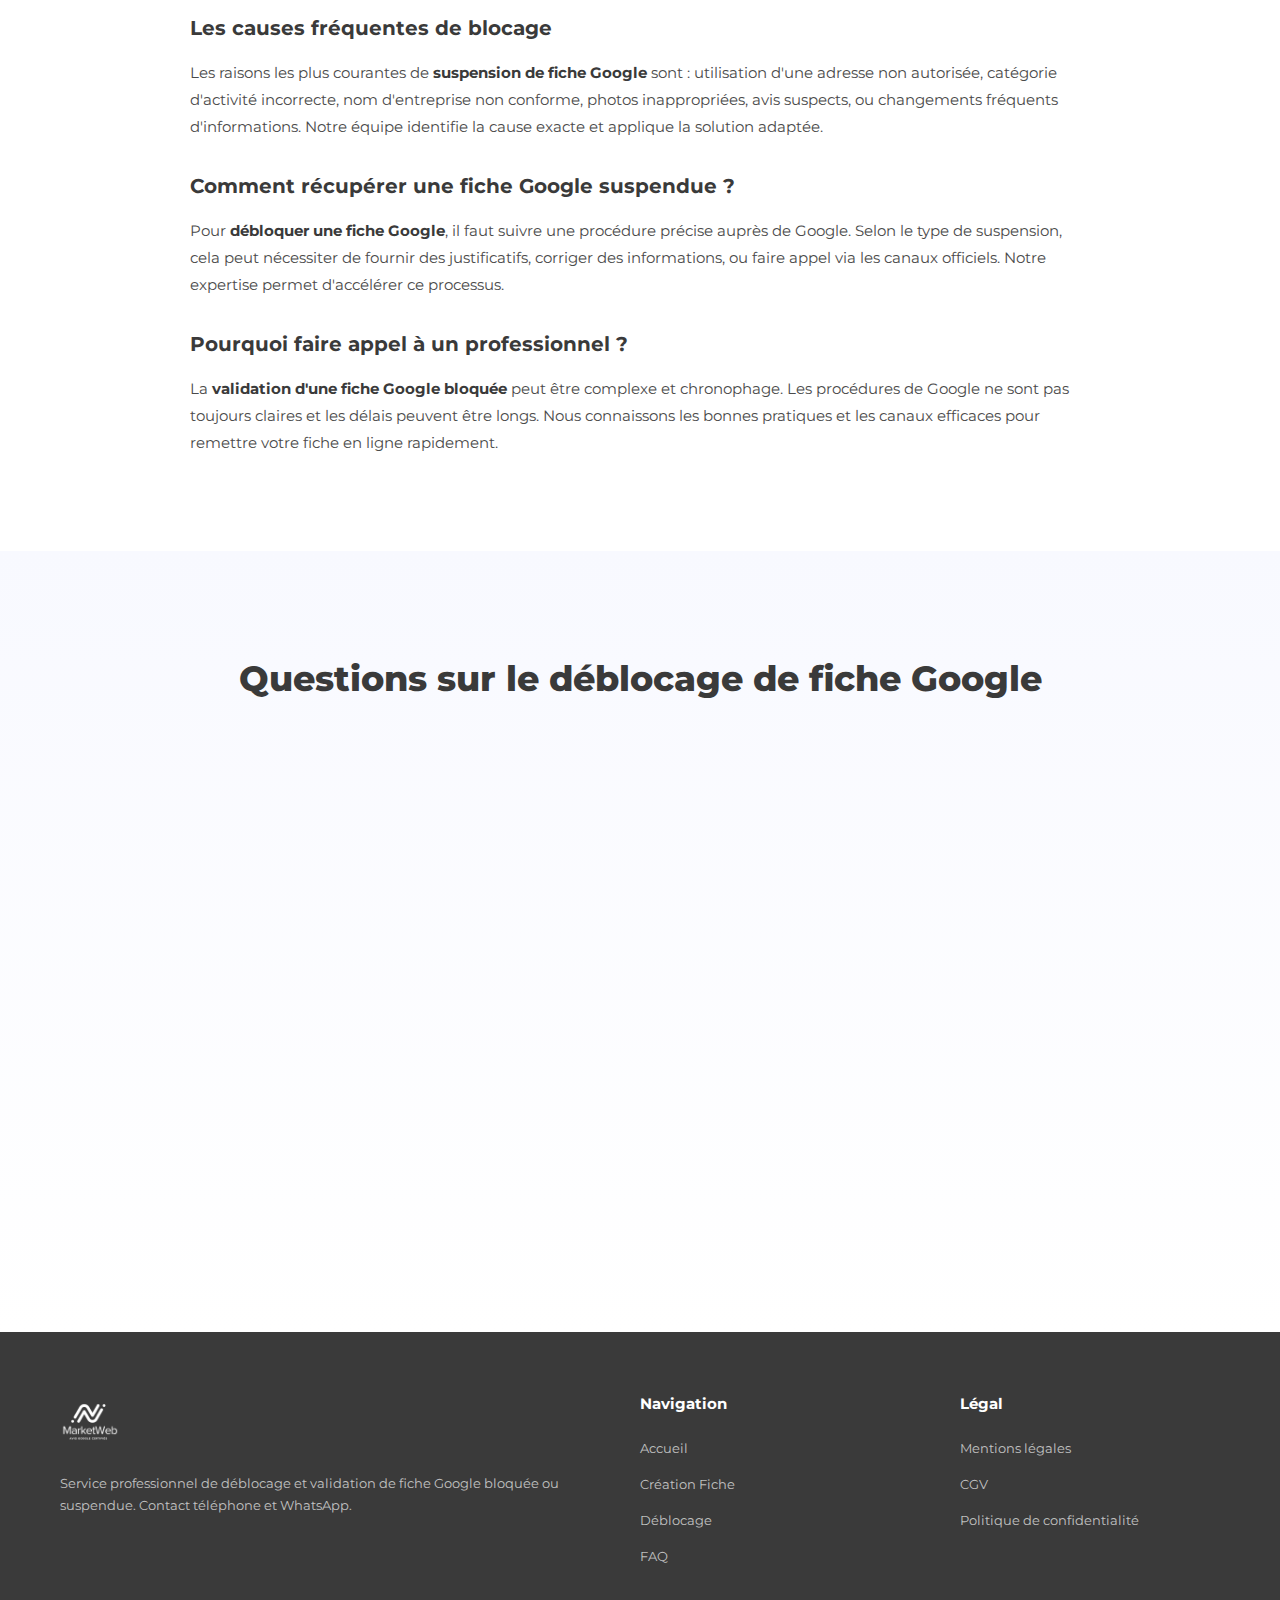
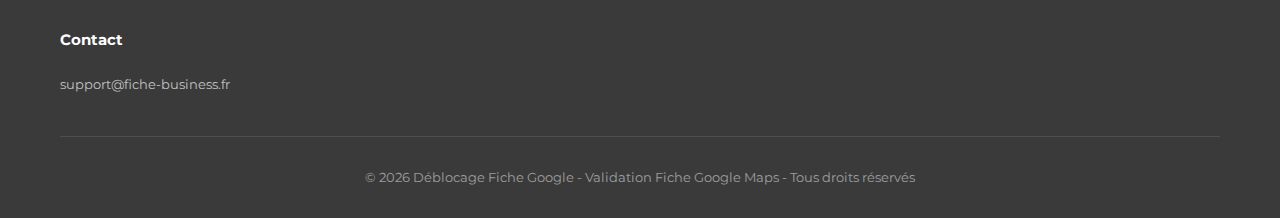
<file: deblocage-fiche-google.html>
<!DOCTYPE html>
<html lang="fr">
<head>
    <meta charset="UTF-8">
    <meta name="viewport" content="width=device-width, initial-scale=1.0">
    <meta name="robots" content="index, follow">
    <title>Déblocage Fiche Google Bloquée | Validation Fiche Google Maps 129€</title>
    <meta name="description" content="Déblocage fiche Google bloquée ou suspendue pour 129€. Service professionnel de validation et récupération de fiche d'établissement Google Maps. Contact téléphone et WhatsApp.">
    <meta name="keywords" content="débloquer fiche google, fiche google bloquée, fiche google suspendue, validation fiche google, récupérer fiche google, fiche établissement bloquée, google my business suspendu, déblocage fiche google maps, fiche entreprise google bloquée">
    <link rel="canonical" href="https://fiche-business.fr/deblocage-fiche-google.html"/>
    <link rel="preconnect" href="https://fonts.googleapis.com">
    <link rel="preconnect" href="https://fonts.gstatic.com" crossorigin>
    <link href="https://fonts.googleapis.com/css2?family=Montserrat:wght@400;500;600;700;800&display=swap" rel="stylesheet">
    <link rel="stylesheet" href="styles.css">
    <link rel="icon" type="image/x-icon" href="/favicon.ico">
    <link rel="shortcut icon" href="/favicon.ico">
    <link rel="apple-touch-icon" type="image/png" sizes="96x96" href="./logo/apple-icon-96x96.png">
    <link rel="icon" type="image/png" sizes="32x32" href="./logo/android-icon-32x32.png">
    <link rel="icon" type="image/png" sizes="96x96" href="./logo/android-icon-96x96.png">
    <meta name="msapplication-TileColor" content="#ffffff">
    <meta name="msapplication-TileImage" content="./logo/ms-icon-32x32.png">
    <meta name="msapplication-TileImage" content="./logo/ms-icon-96x96.png">

    <meta property="og:type" content="website">
    <meta property="og:url" content="https://fiche-business.fr/deblocage-fiche-google.html">
    <meta property="og:title" content="Déblocage Fiche Google Bloquée | Validation Fiche Google Maps 129€">
    <meta property="og:description" content="Déblocage fiche Google bloquée ou suspendue pour 129€. Validation et récupération de fiche d'établissement Google Maps.">
    <meta property="og:image" content="https://fiche-business.fr/image-hero.png">
    <meta property="og:locale" content="fr_FR">
    <meta property="og:site_name" content="Déblocage Fiche Google">

    <script type="application/ld+json">
    {
        "@context": "https://schema.org",
        "@type": "Service",
        "serviceType": "Déblocage Fiche Google",
        "provider": {
            "@type": "Organization",
            "name": "Déblocage Fiche Google"
        },
        "areaServed": {
            "@type": "Country",
            "name": "France"
        },
        "description": "Service professionnel de déblocage et validation de fiche Google bloquée ou suspendue.",
        "offers": {
            "@type": "Offer",
            "price": "129",
            "priceCurrency": "EUR"
        }
    }
    </script>
    <script type="application/ld+json">
    {
        "@context": "https://schema.org",
        "@type": "FAQPage",
        "mainEntity": [
            {
                "@type": "Question",
                "name": "Pourquoi ma fiche Google est bloquée ?",
                "acceptedAnswer": {
                    "@type": "Answer",
                    "text": "Une fiche Google peut être bloquée pour plusieurs raisons : violation des conditions d'utilisation, informations incorrectes, activité suspecte, ou demande de vérification non complétée. Nous analysons votre situation et débloquons votre fiche."
                }
            },
            {
                "@type": "Question",
                "name": "Combien coûte le déblocage d'une fiche Google ?",
                "acceptedAnswer": {
                    "@type": "Answer",
                    "text": "Le déblocage d'une fiche Google bloquée ou suspendue coûte 129€. Ce tarif inclut l'analyse du problème, la procédure de déblocage et le suivi jusqu'à la remise en ligne de votre fiche."
                }
            },
            {
                "@type": "Question",
                "name": "Combien de temps pour débloquer une fiche Google ?",
                "acceptedAnswer": {
                    "@type": "Answer",
                    "text": "Le délai de déblocage varie selon la nature du blocage. En général, comptez entre 24h et 7 jours. Nous vous tenons informé de l'avancement par téléphone et WhatsApp."
                }
            }
        ]
    }
    </script>
</head>
<body>
    <header class="header">
        <div class="container">
            <a href="/" class="logo">
                <img src="logo.png" alt="Déblocage Fiche Google" title="Fiche Google Bloquée" class="logo-img">
            </a>
            <nav class="nav">
                <ul class="nav-list">
                    <li><a href="/" class="nav-link">Accueil</a></li>
                    <li><a href="/#offre" class="nav-link">Nos Offres</a></li>
                    <li><a href="deblocage-fiche-google.html" class="nav-link active">Déblocage</a></li>
                    <li><a href="#faq" class="nav-link">FAQ</a></li>
                </ul>
            </nav>
            <button class="menu-toggle" aria-label="Menu">
                <span></span>
                <span></span>
                <span></span>
            </button>
        </div>
    </header>

    <div class="promo-bar">
        <div class="container">
            <p><strong>-15% pour les nouveaux clients !</strong> Code : <span class="promo-code">NOUVEAU15</span></p>
        </div>
    </div>

    <section id="accueil" class="hero">
        <div class="container">
            <div class="hero-content">
                <h1>Déblocage Fiche Google<br><span class="highlight">Fiche Bloquée ou Suspendue</span></h1>
                <p class="hero-subtitle">Votre fiche Google est bloquée, suspendue ou en attente de validation ? Nous débloquons et validons les fiches Google et Maps des professionnels. Service rapide et efficace.</p>
                <a href="#offre" class="btn btn-primary" title="Débloquer fiche Google">Débloquer ma Fiche - 129€</a>
            </div>
            <div class="hero-image">
                <img src="image-hero.png" alt="Débloquer fiche Google bloquée" title="Fiche Google suspendue" class="hero-img" loading="eager">
            </div>
        </div>
    </section>

    <section class="stats">
        <div class="container">
            <div class="stat-card">
                <div class="stat-number">129€</div>
                <p>tarif unique déblocage</p>
            </div>
            <div class="stat-card">
                <div class="stat-number">24h</div>
                <p>prise en charge rapide</p>
            </div>
            <div class="stat-card">
                <div class="stat-number">98%</div>
                <p>taux de réussite</p>
            </div>
            <div class="stat-card">
                <div class="stat-number">7j/7</div>
                <p>support téléphone et WhatsApp</p>
            </div>
        </div>
    </section>

    <section class="credibility">
        <div class="container">
            <div class="credibility-image">
                <img src="img-left-1-1.webp" alt="Fiche Google bloquée" title="Débloquer fiche Google" class="credibility-img" loading="lazy">
            </div>
            <div class="credibility-content">
                <h2>Pourquoi votre fiche Google est bloquée ?</h2>
                <p>Une <strong>fiche Google bloquée</strong> peut avoir plusieurs causes : violation des conditions d'utilisation, informations incorrectes ou incohérentes, activité suspecte détectée par Google, ou vérification non complétée.</p>
                <p>Notre équipe analyse votre situation et met en place la <strong>procédure de déblocage</strong> adaptée. Nous avons l'expérience pour traiter tous les types de blocages de fiches d'établissement Google.</p>
                <a href="#offre" class="btn btn-primary">Débloquer ma Fiche</a>
            </div>
        </div>
    </section>

    <section class="credibility credibility-reverse">
        <div class="container">
            <div class="credibility-content">
                <h2>Notre expertise en déblocage de fiche Google</h2>
                <p>Nous avons débloqué des centaines de <strong>fiches Google suspendues</strong> pour des professionnels de tous secteurs : restaurants, commerces, artisans, professions libérales...</p>
                <p>Chaque cas est unique, c'est pourquoi nous vous contactons par <strong>téléphone et WhatsApp</strong> pour comprendre votre situation et vous accompagner jusqu'à la remise en ligne de votre fiche.</p>
                <a href="#offre" class="btn btn-primary" title="Validation fiche Google">Commander le Déblocage</a>
            </div>
            <div class="credibility-image">
                <img src="style2.webp" alt="Fiche Google suspendue" title="Validation fiche Google Maps" class="credibility-img" loading="lazy">
            </div>
        </div>
    </section>

    <section class="how-it-works">
        <div class="container">
            <h2 class="section-title">Comment débloquer votre fiche Google ?</h2>
            <div class="steps">
                <div class="step">
                    <div class="step-icon">
                        <span>1</span>
                    </div>
                    <h3>Paiement en ligne</h3>
                    <p>Commandez le déblocage de votre fiche Google en effectuant le paiement sécurisé en ligne. Votre dossier est immédiatement pris en charge par notre équipe.</p>
                </div>
                <div class="step">
                    <div class="step-icon">
                        <span>2</span>
                    </div>
                    <h3>Contact téléphone et WhatsApp</h3>
                    <p>Nous vous contactons par téléphone et WhatsApp pour comprendre la situation : type de blocage, messages d'erreur, historique de la fiche. Nous analysons votre cas.</p>
                </div>
                <div class="step">
                    <div class="step-icon">
                        <span>3</span>
                    </div>
                    <h3>Déblocage de votre fiche</h3>
                    <p>Nous mettons en oeuvre la procédure de déblocage adaptée. Votre fiche Google est de nouveau visible sur Google Maps et dans les recherches locales.</p>
                </div>
            </div>
        </div>
    </section>

    <section id="offre" class="pricing">
        <div class="container">
            <h2 class="section-title">Déblocage Fiche Google - Notre Offre</h2>
            <p class="section-subtitle">Validation et déblocage de fiche Google bloquée ou suspendue</p>
            <div class="pricing-cards" style="justify-content: center;">
                <div class="pricing-card featured">
                    <div class="pricing-badge">Tarif Unique</div>
                    <div class="pricing-header">
                        <h3>Déblocage Fiche Google</h3>
                        <div class="pricing-bonus">Fiche bloquée ou suspendue</div>
                    </div>
                    <div class="pricing-price">
                        <span class="price">129€</span>
                    </div>
                    <ul class="pricing-features">
                        <li><span class="check">✓</span> Analyse du blocage</li>
                        <li><span class="check">✓</span> Déblocage fiche suspendue</li>
                        <li><span class="check">✓</span> Validation fiche Google</li>
                        <li><span class="check">✓</span> Récupération d'accès</li>
                        <li><span class="check">✓</span> Correction des erreurs</li>
                        <li><span class="check">✓</span> Contact téléphone + WhatsApp</li>
                        <li><span class="check">✓</span> Paiement en ligne sécurisé</li>
                        <li><span class="check">✓</span> Suivi jusqu'à remise en ligne</li>
                        <li><span class="check">✓</span> Support client inclus</li>
                    </ul>
                    <a href="https://buy.stripe.com/3cIbJ00Tpe1O89kdwbabK0f" class="btn btn-primary" title="Débloquer fiche Google bloquée" target="_blank">Commander - 129€</a>
                </div>
            </div>
            <p style="text-align: center; margin-top: 30px; color: #666;">Besoin de créer une nouvelle fiche ? <a href="/" style="color: #5f39ff; font-weight: 600;">Création de fiche Google - 149€</a></p>
        </div>
    </section>

    <section class="seo-content">
        <div class="container">
            <h2 class="section-title">Tout savoir sur le déblocage de fiche Google</h2>
            <div class="seo-text">
                <h3>Qu'est-ce qu'une fiche Google bloquée ?</h3>
                <p>Une <strong>fiche Google bloquée</strong> (ou suspendue) est une fiche d'établissement qui n'apparaît plus sur Google Maps et dans les résultats de recherche. Google peut bloquer une fiche pour diverses raisons : non-respect des conditions d'utilisation, informations incorrectes, activité suspecte ou vérification non complétée.</p>

                <h3>Les causes fréquentes de blocage</h3>
                <p>Les raisons les plus courantes de <strong>suspension de fiche Google</strong> sont : utilisation d'une adresse non autorisée, catégorie d'activité incorrecte, nom d'entreprise non conforme, photos inappropriées, avis suspects, ou changements fréquents d'informations. Notre équipe identifie la cause exacte et applique la solution adaptée.</p>

                <h3>Comment récupérer une fiche Google suspendue ?</h3>
                <p>Pour <strong>débloquer une fiche Google</strong>, il faut suivre une procédure précise auprès de Google. Selon le type de suspension, cela peut nécessiter de fournir des justificatifs, corriger des informations, ou faire appel via les canaux officiels. Notre expertise permet d'accélérer ce processus.</p>

                <h3>Pourquoi faire appel à un professionnel ?</h3>
                <p>La <strong>validation d'une fiche Google bloquée</strong> peut être complexe et chronophage. Les procédures de Google ne sont pas toujours claires et les délais peuvent être longs. Nous connaissons les bonnes pratiques et les canaux efficaces pour remettre votre fiche en ligne rapidement.</p>
            </div>
        </div>
    </section>

    <section id="faq" class="faq">
        <div class="container">
            <h2 class="section-title">Questions sur le déblocage de fiche Google</h2>
            <div class="faq-list">
                <div class="faq-item">
                    <button class="faq-question">
                        <span>Pourquoi ma fiche Google est bloquée ?</span>
                        <span class="faq-icon">+</span>
                    </button>
                    <div class="faq-answer">
                        <p>Une fiche Google peut être bloquée pour plusieurs raisons : violation des conditions d'utilisation, informations incorrectes ou incohérentes, activité suspecte détectée par Google, demande de vérification non complétée, ou signalements d'utilisateurs. Nous analysons votre cas pour identifier la cause exacte.</p>
                    </div>
                </div>
                <div class="faq-item">
                    <button class="faq-question">
                        <span>Combien coûte le déblocage d'une fiche Google ?</span>
                        <span class="faq-icon">+</span>
                    </button>
                    <div class="faq-answer">
                        <p>Le déblocage d'une fiche Google bloquée ou suspendue coûte 129€. Ce tarif unique inclut l'analyse complète du problème, la mise en oeuvre de la procédure de déblocage et le suivi jusqu'à la remise en ligne de votre fiche sur Google Maps.</p>
                    </div>
                </div>
                <div class="faq-item">
                    <button class="faq-question">
                        <span>Combien de temps pour débloquer une fiche Google ?</span>
                        <span class="faq-icon">+</span>
                    </button>
                    <div class="faq-answer">
                        <p>Le délai de déblocage varie selon la nature et la gravité du blocage. En général, comptez entre 24 heures et 7 jours. Certains cas complexes peuvent prendre plus de temps. Nous vous tenons informé de l'avancement par téléphone et WhatsApp.</p>
                    </div>
                </div>
                <div class="faq-item">
                    <button class="faq-question">
                        <span>Ma fiche est suspendue définitivement, que faire ?</span>
                        <span class="faq-icon">+</span>
                    </button>
                    <div class="faq-answer">
                        <p>Même en cas de suspension définitive annoncée par Google, des solutions existent souvent. Nous analysons votre situation et explorons toutes les options possibles : appel de la décision, création d'une nouvelle fiche conforme, ou autres alternatives adaptées à votre cas.</p>
                    </div>
                </div>
                <div class="faq-item">
                    <button class="faq-question">
                        <span>Comment me contacterez-vous après le paiement ?</span>
                        <span class="faq-icon">+</span>
                    </button>
                    <div class="faq-answer">
                        <p>Après votre paiement en ligne, nous vous contactons rapidement par téléphone et WhatsApp pour récupérer toutes les informations nécessaires sur votre fiche bloquée. Nous restons en contact tout au long du processus jusqu'à la résolution.</p>
                    </div>
                </div>
            </div>
        </div>
    </section>

    <footer class="footer">
        <div class="container">
            <div class="footer-content">
                <div class="footer-brand">
                    <a href="/" class="logo">
                        <img src="logo.png" alt="Déblocage fiche Google" title="Fiche Google bloquée" class="logo-img">
                    </a>
                    <p>Service professionnel de déblocage et validation de fiche Google bloquée ou suspendue. Contact téléphone et WhatsApp.</p>
                </div>
                <div class="footer-links">
                    <h4>Navigation</h4>
                    <ul>
                        <li><a href="/">Accueil</a></li>
                        <li><a href="/#offre">Création Fiche</a></li>
                        <li><a href="deblocage-fiche-google.html">Déblocage</a></li>
                        <li><a href="#faq">FAQ</a></li>
                    </ul>
                </div>
                <div class="footer-links">
                    <h4>Légal</h4>
                    <ul>
                        <li><a href="#">Mentions légales</a></li>
                        <li><a href="#">CGV</a></li>
                        <li><a href="#">Politique de confidentialité</a></li>
                    </ul>
                </div>
                <div class="footer-links">
                    <h4>Contact</h4>
                    <ul>
                        <li><a href="mailto:support@fiche-business.fr">support@fiche-business.fr</a></li>
                    </ul>
                </div>
            </div>
            <div class="footer-bottom">
                <p>&copy; 2026 Déblocage Fiche Google - Validation Fiche Google Maps - Tous droits réservés</p>
            </div>
        </div>
    </footer>

    <script>
        document.addEventListener('DOMContentLoaded', function() {

            const menuToggle = document.querySelector('.menu-toggle');
            const nav = document.querySelector('.nav');

            if (menuToggle && nav) {
                menuToggle.addEventListener('click', function() {
                    nav.classList.toggle('active');
                    menuToggle.classList.toggle('active');
                });

                const navLinks = document.querySelectorAll('.nav-link');
                navLinks.forEach(link => {
                    link.addEventListener('click', function() {
                        nav.classList.remove('active');
                        menuToggle.classList.remove('active');
                    });
                });
            }

            const anchorLinks = document.querySelectorAll('a[href^="#"]');

            anchorLinks.forEach(link => {
                link.addEventListener('click', function(e) {
                    e.preventDefault();
                    const targetId = this.getAttribute('href');
                    const targetElement = document.querySelector(targetId);

                    if (targetElement) {
                        const headerHeight = document.querySelector('.header').offsetHeight;
                        const targetPosition = targetElement.offsetTop - headerHeight;

                        window.scrollTo({
                            top: targetPosition,
                            behavior: 'smooth'
                        });
                    }
                });
            });

            const faqItems = document.querySelectorAll('.faq-item');

            faqItems.forEach(item => {
                const question = item.querySelector('.faq-question');

                question.addEventListener('click', function() {
                    faqItems.forEach(otherItem => {
                        if (otherItem !== item && otherItem.classList.contains('active')) {
                            otherItem.classList.remove('active');
                        }
                    });

                    item.classList.toggle('active');
                });
            });

            const header = document.querySelector('.header');

            function updateHeader() {
                if (window.scrollY > 50) {
                    header.style.boxShadow = '0 4px 20px rgba(0, 0, 0, 0.1)';
                } else {
                    header.style.boxShadow = '0 4px 15px rgba(0, 0, 0, 0.08)';
                }
            }

            window.addEventListener('scroll', updateHeader);

            const animateElements = document.querySelectorAll('.stat-card, .step, .pricing-card, .testimonial-card, .faq-item');

            const observerOptions = {
                threshold: 0.1,
                rootMargin: '0px 0px -50px 0px'
            };

            const observer = new IntersectionObserver(function(entries) {
                entries.forEach(entry => {
                    if (entry.isIntersecting) {
                        entry.target.style.opacity = '1';
                        entry.target.style.transform = 'translateY(0)';
                    }
                });
            }, observerOptions);

            animateElements.forEach(element => {
                element.style.opacity = '0';
                element.style.transform = 'translateY(30px)';
                element.style.transition = 'opacity 0.6s ease, transform 0.6s ease';
                observer.observe(element);
            });

        });
    </script>
</body>
</html>
</file>
<file: styles.css>
:root {
    --primary: #5f39ff;
    --primary-dark: #4a2bd9;
    --secondary: #20d9a1;
    --dark: #3a3a3a;
    --light: #f8f9fa;
    --white: #ffffff;
    --gray: #4a4a4a;
    --gray-light: #e9ecef;
    --gradient: linear-gradient(135deg, #5f39ff 0%, #20d9a1 100%);
    --shadow: 0 10px 40px rgba(95, 57, 255, 0.15);
    --shadow-sm: 0 4px 15px rgba(0, 0, 0, 0.08);
    --radius: 12px;
    --radius-lg: 20px;
    --transition: all 0.3s ease;
}

*, *::before, *::after {
    margin: 0;
    padding: 0;
    box-sizing: border-box;
}

html {
    scroll-behavior: smooth;
}

body {
    font-family: 'Montserrat', sans-serif;
    font-size: 15px;
    line-height: 1.6;
    color: var(--dark);
    background: var(--white);
    overflow-x: hidden;
}

a {
    text-decoration: none;
    color: inherit;
    transition: var(--transition);
}

ul {
    list-style: none;
}

img {
    max-width: 100%;
    height: auto;
}

.container {
    width: 100%;
    max-width: 1200px;
    margin: 0 auto;
    padding: 0 20px;
}

/* Promo Bar */
.promo-bar {
    background: var(--gradient);
    color: var(--white);
    text-align: center;
    padding: 18px 20px;
    font-size: 14px;
    position: fixed;
    top: 90px;
    left: 0;
    right: 0;
    z-index: 999;
    display: flex;
    align-items: center;
    justify-content: center;
}

.promo-bar .container {
    display: flex;
    align-items: center;
    justify-content: center;
}

.promo-bar p {
    margin: 0;
    display: flex;
    align-items: center;
    justify-content: center;
    flex-wrap: wrap;
    gap: 5px;
}

.promo-code {
    background: var(--white);
    color: var(--primary);
    padding: 4px 12px;
    border-radius: 4px;
    font-weight: 700;
    margin-left: 3px;
}

@media (max-width: 768px) {
    .promo-bar {
        padding: 20px 15px 14px;
        font-size: 14px;
        top: 80px;
    }
    .promo-code {
        padding: 3px 8px;
        margin-left: 5px;
        font-size: 12px;
    }
}

@media (max-width: 480px) {
    .promo-bar {
        padding: 22px 10px 14px;
        font-size: 13px;
        line-height: 1.4;
    }
    .promo-code {
        padding: 2px 6px;
        margin-left: 3px;
        font-size: 11px;
    }
}

.btn {
    display: inline-block;
    padding: 14px 32px;
    font-family: 'Montserrat', sans-serif;
    font-size: 14px;
    font-weight: 600;
    border-radius: 50px;
    cursor: pointer;
    transition: var(--transition);
    border: none;
    text-align: center;
}

.btn-primary {
    background: var(--gradient);
    color: var(--white);
    box-shadow: 0 4px 20px rgba(95, 57, 255, 0.35);
}

.btn-primary:hover {
    transform: translateY(-3px);
    box-shadow: 0 8px 30px rgba(95, 57, 255, 0.45);
}

.btn-outline {
    background: transparent;
    color: var(--primary);
    border: 2px solid var(--primary);
}

.btn-outline:hover {
    background: var(--primary);
    color: var(--white);
}

.btn-full {
    width: 100%;
}

.header {
    position: fixed;
    top: 0;
    left: 0;
    right: 0;
    z-index: 1000;
    background: var(--white);
    box-shadow: var(--shadow-sm);
    padding: 15px 0;
}

.header .container {
    display: flex;
    align-items: center;
    justify-content: space-between;
}

.logo {
    display: flex;
    align-items: center;
}

.logo-img {
    height: 60px;
    width: auto;
}

.logo-market {
    color: var(--dark);
}

.logo-web {
    color: var(--primary);
}

.nav-list {
    display: flex;
    gap: 40px;
}

.nav-link {
    font-weight: 500;
    color: var(--dark);
    position: relative;
}

.nav-link::after {
    content: '';
    position: absolute;
    bottom: -5px;
    left: 0;
    width: 0;
    height: 2px;
    background: var(--gradient);
    transition: var(--transition);
}

.nav-link:hover::after,
.nav-link.active::after {
    width: 100%;
}

.nav-link:hover,
.nav-link.active {
    color: var(--primary);
}

/* Dropdown Menu */
.nav-item {
    position: relative;
}

.nav-item.dropdown > .nav-link {
    display: flex;
    align-items: center;
    gap: 5px;
}

.nav-item.dropdown > .nav-link::before {
    content: '';
    position: absolute;
    bottom: -15px;
    left: 0;
    right: 0;
    height: 20px;
}

.dropdown-arrow {
    font-size: 9px;
    transition: var(--transition);
}

.nav-item.dropdown:hover .dropdown-arrow {
    transform: rotate(180deg);
}

.dropdown-menu {
    position: absolute;
    top: 100%;
    left: 50%;
    transform: translateX(-50%);
    min-width: 200px;
    background: var(--white);
    border-radius: var(--radius);
    box-shadow: 0 10px 40px rgba(0, 0, 0, 0.15);
    padding: 10px 0;
    opacity: 0;
    visibility: hidden;
    transition: var(--transition);
    margin-top: 15px;
    z-index: 100;
}

.dropdown-menu::before {
    content: '';
    position: absolute;
    top: -8px;
    left: 50%;
    transform: translateX(-50%);
    border-left: 8px solid transparent;
    border-right: 8px solid transparent;
    border-bottom: 8px solid var(--white);
}

.nav-item.dropdown:hover .dropdown-menu {
    opacity: 1;
    visibility: visible;
    margin-top: 10px;
}

.dropdown-menu a {
    display: block;
    padding: 12px 20px;
    font-weight: 500;
    color: var(--dark);
    transition: var(--transition);
}

.dropdown-menu a:hover {
    background: var(--light);
    color: var(--primary);
}

.menu-toggle {
    display: none;
    flex-direction: column;
    gap: 5px;
    background: none;
    border: none;
    cursor: pointer;
    padding: 5px;
}

.menu-toggle span {
    display: block;
    width: 25px;
    height: 3px;
    background: var(--dark);
    border-radius: 3px;
    transition: var(--transition);
}

.hero {
    padding: 200px 0 100px;
    background: linear-gradient(180deg, #f8f9ff 0%, var(--white) 100%);
    overflow: hidden;
}

.hero .container {
    display: grid;
    grid-template-columns: 1fr 1fr;
    gap: 60px;
    align-items: center;
}

.hero-content h1 {
    font-size: 47px;
    font-weight: 800;
    line-height: 1.2;
    margin-bottom: 20px;
    color: var(--dark);
}

.hero-content .highlight {
    background: var(--gradient);
    -webkit-background-clip: text;
    -webkit-text-fill-color: transparent;
    background-clip: text;
}

.hero-subtitle {
    font-size: 17px;
    color: var(--gray);
    margin-bottom: 30px;
    line-height: 1.7;
}

.hero-image {
    position: relative;
    display: flex;
    justify-content: center;
    align-items: center;
}

.hero-img {
    max-width: 100%;
    height: auto;
    border-radius: var(--radius-lg);
    animation: float 3s ease-in-out infinite;
}

@keyframes float {
    0%, 100% { transform: translateY(0); }
    50% { transform: translateY(-10px); }
}

.stats {
    padding: 80px 0;
    background: var(--white);
}

.stats .container {
    display: grid;
    grid-template-columns: repeat(4, 1fr);
    gap: 30px;
}

.stat-card {
    background: var(--light);
    padding: 30px 20px;
    border-radius: var(--radius-lg);
    text-align: center;
    transition: var(--transition);
}

.stat-card:hover {
    transform: translateY(-5px);
    box-shadow: var(--shadow);
}

.stat-number {
    font-size: 47px;
    font-weight: 800;
    background: var(--gradient);
    -webkit-background-clip: text;
    -webkit-text-fill-color: transparent;
    background-clip: text;
    margin-bottom: 10px;
}

.stat-card p {
    font-size: 14px;
    color: var(--gray);
    line-height: 1.6;
}

.credibility {
    padding: 100px 0;
    background: linear-gradient(180deg, var(--white) 0%, #f8f9ff 100%);
}

.credibility .container {
    display: grid;
    grid-template-columns: 1fr 1fr;
    gap: 60px;
    align-items: center;
}

.credibility-image {
    position: relative;
}

.credibility-img {
    width: 100%;
    height: auto;
    border-radius: var(--radius-lg);
    box-shadow: var(--shadow);
}

.credibility-content h2 {
    font-size: 31px;
    font-weight: 800;
    color: var(--dark);
    margin-bottom: 20px;
    line-height: 1.3;
}

.credibility-content p {
    font-size: 16px;
    color: var(--gray);
    line-height: 1.8;
    margin-bottom: 15px;
}

.credibility-content p strong {
    color: var(--primary);
}

.credibility-content .btn {
    margin-top: 15px;
}

.credibility-reverse {
    background: var(--white);
}

.credibility-reverse .container {
    direction: rtl;
}

.credibility-reverse .container > * {
    direction: ltr;
}

.how-it-works {
    padding: 100px 0;
    background: linear-gradient(180deg, var(--white) 0%, #f8f9ff 100%);
}

.section-title {
    text-align: center;
    font-size: 35px;
    font-weight: 800;
    color: var(--dark);
    margin-bottom: 20px;
}

.section-subtitle {
    text-align: center;
    font-size: 17px;
    color: var(--gray);
    margin-bottom: 60px;
}

.steps {
    display: grid;
    grid-template-columns: repeat(3, 1fr);
    gap: 40px;
    margin-top: 60px;
}

.step {
    text-align: center;
    padding: 40px 30px;
    background: var(--white);
    border-radius: var(--radius-lg);
    box-shadow: var(--shadow-sm);
    transition: var(--transition);
}

.step:hover {
    transform: translateY(-10px);
    box-shadow: var(--shadow);
}

.step-icon {
    width: 80px;
    height: 80px;
    margin: 0 auto 25px;
    background: var(--gradient);
    border-radius: 50%;
    display: flex;
    align-items: center;
    justify-content: center;
}

.step-icon span {
    color: var(--white);
    font-size: 31px;
    font-weight: 700;
}

.step h3 {
    font-size: 19px;
    font-weight: 700;
    color: var(--dark);
    margin-bottom: 15px;
}

.step p {
    font-size: 14px;
    color: var(--gray);
    line-height: 1.6;
}

.pricing {
    padding: 100px 0;
    background: var(--white);
}

.pricing .section-subtitle {
    margin-bottom: 60px;
}

.pricing-cards {
    display: grid;
    grid-template-columns: repeat(3, 1fr);
    gap: 30px;
    align-items: stretch;
}

.pricing-card {
    background: var(--white);
    border-radius: var(--radius-lg);
    padding: 40px 30px;
    border: 2px solid var(--primary);
    box-shadow: var(--shadow);
    transition: var(--transition);
    position: relative;
    display: flex;
    flex-direction: column;
}

.pricing-card:hover {
    transform: translateY(-10px);
}

.pricing-card.featured {
    transform: scale(1.05);
}

.pricing-card.featured:hover {
    transform: scale(1.05) translateY(-10px);
}

.pricing-badge {
    position: absolute;
    top: -12px;
    left: 50%;
    transform: translateX(-50%);
    background: var(--gradient);
    color: var(--white);
    padding: 6px 20px;
    border-radius: 50px;
    font-size: 12px;
    font-weight: 600;
}

.pricing-header {
    text-align: center;
    margin-bottom: 20px;
}

.pricing-header h3 {
    font-size: 27px;
    font-weight: 700;
    color: var(--dark);
}

.pricing-bonus {
    color: var(--secondary);
    font-weight: 600;
    font-size: 13px;
    margin-top: 5px;
}

.pricing-price {
    text-align: center;
    margin-bottom: 30px;
}

.price {
    font-size: 47px;
    font-weight: 800;
    background: var(--gradient);
    -webkit-background-clip: text;
    -webkit-text-fill-color: transparent;
    background-clip: text;
}

.pricing-features {
    flex: 1;
    margin-bottom: 30px;
}

.pricing-features li {
    padding: 12px 0;
    border-bottom: 1px solid var(--gray-light);
    display: flex;
    align-items: center;
    gap: 10px;
    font-size: 14px;
    color: var(--dark);
}

.pricing-features li:last-child {
    border-bottom: none;
}

.pricing-features .check {
    color: var(--secondary);
    font-weight: 700;
}

.pricing-card .btn {
    width: 100%;
}

.faq {
    padding: 100px 0;
    background: linear-gradient(180deg, #f8f9ff 0%, var(--white) 100%);
}

.faq-list {
    max-width: 800px;
    margin: 60px auto 0;
}

.faq-item {
    background: var(--white);
    border-radius: var(--radius);
    margin-bottom: 15px;
    box-shadow: var(--shadow-sm);
    overflow: hidden;
}

.faq-question {
    width: 100%;
    padding: 25px 30px;
    background: none;
    border: none;
    cursor: pointer;
    display: flex;
    justify-content: space-between;
    align-items: center;
    font-family: 'Montserrat', sans-serif;
    font-size: 16px;
    font-weight: 600;
    color: var(--dark);
    text-align: left;
    transition: var(--transition);
}

.faq-question:hover {
    color: var(--primary);
}

.faq-icon {
    font-size: 23px;
    font-weight: 300;
    color: var(--primary);
    transition: var(--transition);
}

.faq-item.active .faq-icon {
    transform: rotate(45deg);
}

.faq-answer {
    max-height: 0;
    overflow: hidden;
    transition: max-height 0.3s ease;
}

.faq-item.active .faq-answer {
    max-height: 200px;
}

.faq-answer p {
    padding: 0 30px 25px;
    font-size: 14px;
    color: var(--gray);
    line-height: 1.7;
}

.testimonials {
    padding: 100px 0;
    background: var(--white);
}

.testimonials-grid {
    display: grid;
    grid-template-columns: repeat(5, 1fr);
    gap: 20px;
    margin-top: 60px;
}

.testimonial-card {
    background: var(--light);
    padding: 15px;
    border-radius: var(--radius-lg);
    transition: var(--transition);
    overflow: hidden;
}

.testimonial-card:hover {
    transform: translateY(-5px);
    box-shadow: var(--shadow);
}

.testimonial-img {
    width: 100%;
    height: auto;
    border-radius: var(--radius);
    display: block;
}

.blog {
    padding: 100px 0;
    background: linear-gradient(180deg, var(--white) 0%, #f8f9ff 100%);
}

.blog-grid {
    display: grid;
    grid-template-columns: repeat(3, 1fr);
    gap: 30px;
    margin-top: 60px;
}

.blog-card {
    background: var(--white);
    border-radius: var(--radius-lg);
    overflow: hidden;
    box-shadow: var(--shadow-sm);
    transition: var(--transition);
}

.blog-card:hover {
    transform: translateY(-10px);
    box-shadow: var(--shadow);
}

.blog-image {
    height: 180px;
    background: var(--gradient);
    display: flex;
    align-items: center;
    justify-content: center;
}

.blog-placeholder {
    color: var(--white);
    font-size: 23px;
    font-weight: 700;
    opacity: 0.8;
}

.blog-content {
    padding: 25px;
}

.blog-content h3 {
    font-size: 17px;
    font-weight: 700;
    color: var(--dark);
    margin-bottom: 10px;
    line-height: 1.4;
}

.blog-content p {
    color: var(--gray);
    font-size: 13px;
    margin-bottom: 15px;
    line-height: 1.6;
}

.blog-link {
    color: var(--primary);
    font-weight: 600;
    font-size: 13px;
}

.blog-link:hover {
    color: var(--primary-dark);
}

.contact {
    padding: 100px 0;
    background: var(--white);
}

.contact-wrapper {
    display: grid;
    grid-template-columns: 1fr 1fr;
    gap: 60px;
    margin-top: 60px;
}

.contact-info {
    display: flex;
    flex-direction: column;
    gap: 30px;
}

.contact-item {
    display: flex;
    gap: 20px;
    align-items: flex-start;
}

.contact-icon {
    width: 50px;
    height: 50px;
    background: var(--light);
    border-radius: 50%;
    display: flex;
    align-items: center;
    justify-content: center;
    font-size: 19px;
    flex-shrink: 0;
}

.contact-item h4 {
    font-size: 15px;
    font-weight: 700;
    color: var(--dark);
    margin-bottom: 5px;
}

.contact-item p {
    color: var(--gray);
    font-size: 13px;
}

.contact-form {
    background: var(--light);
    padding: 40px;
    border-radius: var(--radius-lg);
}

.form-group {
    margin-bottom: 20px;
}

.form-group input,
.form-group textarea {
    width: 100%;
    padding: 15px 20px;
    border: 2px solid transparent;
    border-radius: var(--radius);
    font-family: 'Montserrat', sans-serif;
    font-size: 14px;
    background: var(--white);
    transition: var(--transition);
}

.form-group input:focus,
.form-group textarea:focus {
    outline: none;
    border-color: var(--primary);
}

.form-group textarea {
    resize: vertical;
    min-height: 120px;
}

.footer {
    background: var(--dark);
    color: var(--white);
    padding: 60px 0 30px;
}

.footer-content {
    display: grid;
    grid-template-columns: 2fr 1fr 1fr;
    gap: 60px;
    margin-bottom: 40px;
}

.footer-brand .logo-img {
    filter: brightness(0) invert(1);
}

.footer-brand p {
    margin-top: 20px;
    color: rgba(255, 255, 255, 0.7);
    font-size: 13px;
    line-height: 1.7;
}

.footer-links h4 {
    font-size: 15px;
    font-weight: 700;
    margin-bottom: 20px;
}

.footer-links ul {
    display: flex;
    flex-direction: column;
    gap: 12px;
}

.footer-links a {
    color: rgba(255, 255, 255, 0.7);
    font-size: 13px;
    transition: var(--transition);
}

.footer-links a:hover {
    color: var(--white);
    padding-left: 5px;
}

.footer-bottom {
    padding-top: 30px;
    border-top: 1px solid rgba(255, 255, 255, 0.1);
    text-align: center;
}

.footer-bottom p {
    color: rgba(255, 255, 255, 0.5);
    font-size: 13px;
}

@media (max-width: 1024px) {
    .hero-content h1 {
        font-size: 39px;
    }

    .pricing-cards {
        grid-template-columns: repeat(2, 1fr);
    }

    .pricing-card.featured {
        transform: scale(1);
    }

    .pricing-card.featured:hover {
        transform: translateY(-10px);
    }
}

@media (max-width: 768px) {
    .menu-toggle {
        display: flex;
    }

    .nav {
        position: fixed;
        top: 70px;
        left: 0;
        right: 0;
        background: var(--white);
        padding: 20px;
        box-shadow: var(--shadow-sm);
        transform: translateY(-100%);
        opacity: 0;
        visibility: hidden;
        transition: var(--transition);
    }

    .nav.active {
        transform: translateY(0);
        opacity: 1;
        visibility: visible;
    }

    .nav-list {
        flex-direction: column;
        gap: 20px;
        text-align: center;
    }

    /* Dropdown mobile */
    .nav-item.dropdown {
        position: relative;
    }

    .dropdown-menu {
        position: static;
        transform: none;
        min-width: 100%;
        box-shadow: none;
        background: var(--light);
        border-radius: var(--radius);
        margin-top: 10px;
        padding: 10px;
        max-height: 0;
        overflow: hidden;
        opacity: 0;
        visibility: hidden;
        transition: all 0.3s ease;
    }

    .dropdown-menu::before {
        display: none;
    }

    .nav-item.dropdown.active .dropdown-menu {
        max-height: 200px;
        opacity: 1;
        visibility: visible;
    }

    .nav-item.dropdown:hover .dropdown-menu {
        opacity: 0;
        visibility: hidden;
        max-height: 0;
    }

    .nav-item.dropdown.active:hover .dropdown-menu {
        opacity: 1;
        visibility: visible;
        max-height: 200px;
    }

    .dropdown-menu a {
        padding: 10px 15px;
        border-radius: 8px;
    }

    .stats {
        padding: 50px 0;
    }

    .credibility {
        padding: 50px 0;
    }

    .how-it-works {
        padding: 50px 0;
    }

    .pricing {
        padding: 50px 0;
    }

    .testimonials {
        padding: 50px 0;
    }

    .faq {
        padding: 50px 0;
    }

    .hero .container {
        grid-template-columns: 1fr;
        text-align: center;
    }

    .hero-content h1 {
        font-size: 31px;
    }

    .hero-image {
        order: -1;
        margin-top: 20px;
    }

    .credibility .container {
        grid-template-columns: 1fr;
        text-align: center;
        gap: 30px;
    }

    .credibility-reverse .container {
        direction: ltr;
    }

    .credibility-content h2 {
        font-size: 25px;
    }

    .google-cards {
        align-items: center;
    }

    .google-card {
        margin-left: 0 !important;
        max-width: 280px;
    }

    .stats .container {
        grid-template-columns: repeat(2, 1fr);
        gap: 15px;
    }

    .stat-card {
        padding: 20px 15px;
    }

    .stat-number {
        font-size: 35px;
    }

    .stat-card p {
        font-size: 12px;
    }

    .steps {
        grid-template-columns: 1fr;
    }

    .pricing-cards {
        grid-template-columns: 1fr;
        max-width: 400px;
        margin: 0 auto;
    }

    .pricing-header h3 {
        font-size: 31px;
    }

    .pricing-bonus {
        font-size: 17px;
    }

    .pricing-features li {
        font-size: 16px;
        padding: 14px 0;
    }

    .testimonials-grid {
        grid-template-columns: repeat(2, 1fr);
        gap: 10px;
        margin-top: 30px;
    }

    .blog-grid {
        grid-template-columns: 1fr;
    }

    .contact-wrapper {
        grid-template-columns: 1fr;
    }

    .footer-content {
        grid-template-columns: 1fr;
        gap: 30px;
        text-align: center;
    }

    .footer {
        padding: 50px 0 30px;
    }

    .section-title {
        font-size: 27px;
        margin-bottom: 30px;
    }

    .steps {
        gap: 20px;
    }
}

/* SEO Content Section */
.seo-content {
    padding: 80px 0;
    background: var(--white);
}

.seo-text {
    max-width: 900px;
    margin: 40px auto 0;
}

.seo-text h3 {
    font-size: 20px;
    font-weight: 700;
    color: var(--dark);
    margin-bottom: 15px;
    margin-top: 30px;
}

.seo-text h3:first-child {
    margin-top: 0;
}

.seo-text p {
    font-size: 15px;
    color: var(--gray);
    line-height: 1.8;
    margin-bottom: 15px;
}

.seo-text strong {
    color: var(--dark);
}

@media (max-width: 768px) {
    .seo-content {
        padding: 50px 0;
    }

    .seo-text h3 {
        font-size: 18px;
    }

    .seo-text p {
        font-size: 14px;
    }
}

@media (max-width: 480px) {
    .hero {
        padding: 170px 0 40px;
    }

    .hero-content h1 {
        font-size: 24px;
    }

    .btn {
        padding: 12px 24px;
        font-size: 13px;
    }

    .pricing-card {
        padding: 30px 20px;
    }

    .price {
        font-size: 43px;
    }

    .stats,
    .credibility,
    .how-it-works,
    .pricing,
    .testimonials,
    .faq {
        padding: 40px 0;
    }
}
</file>
